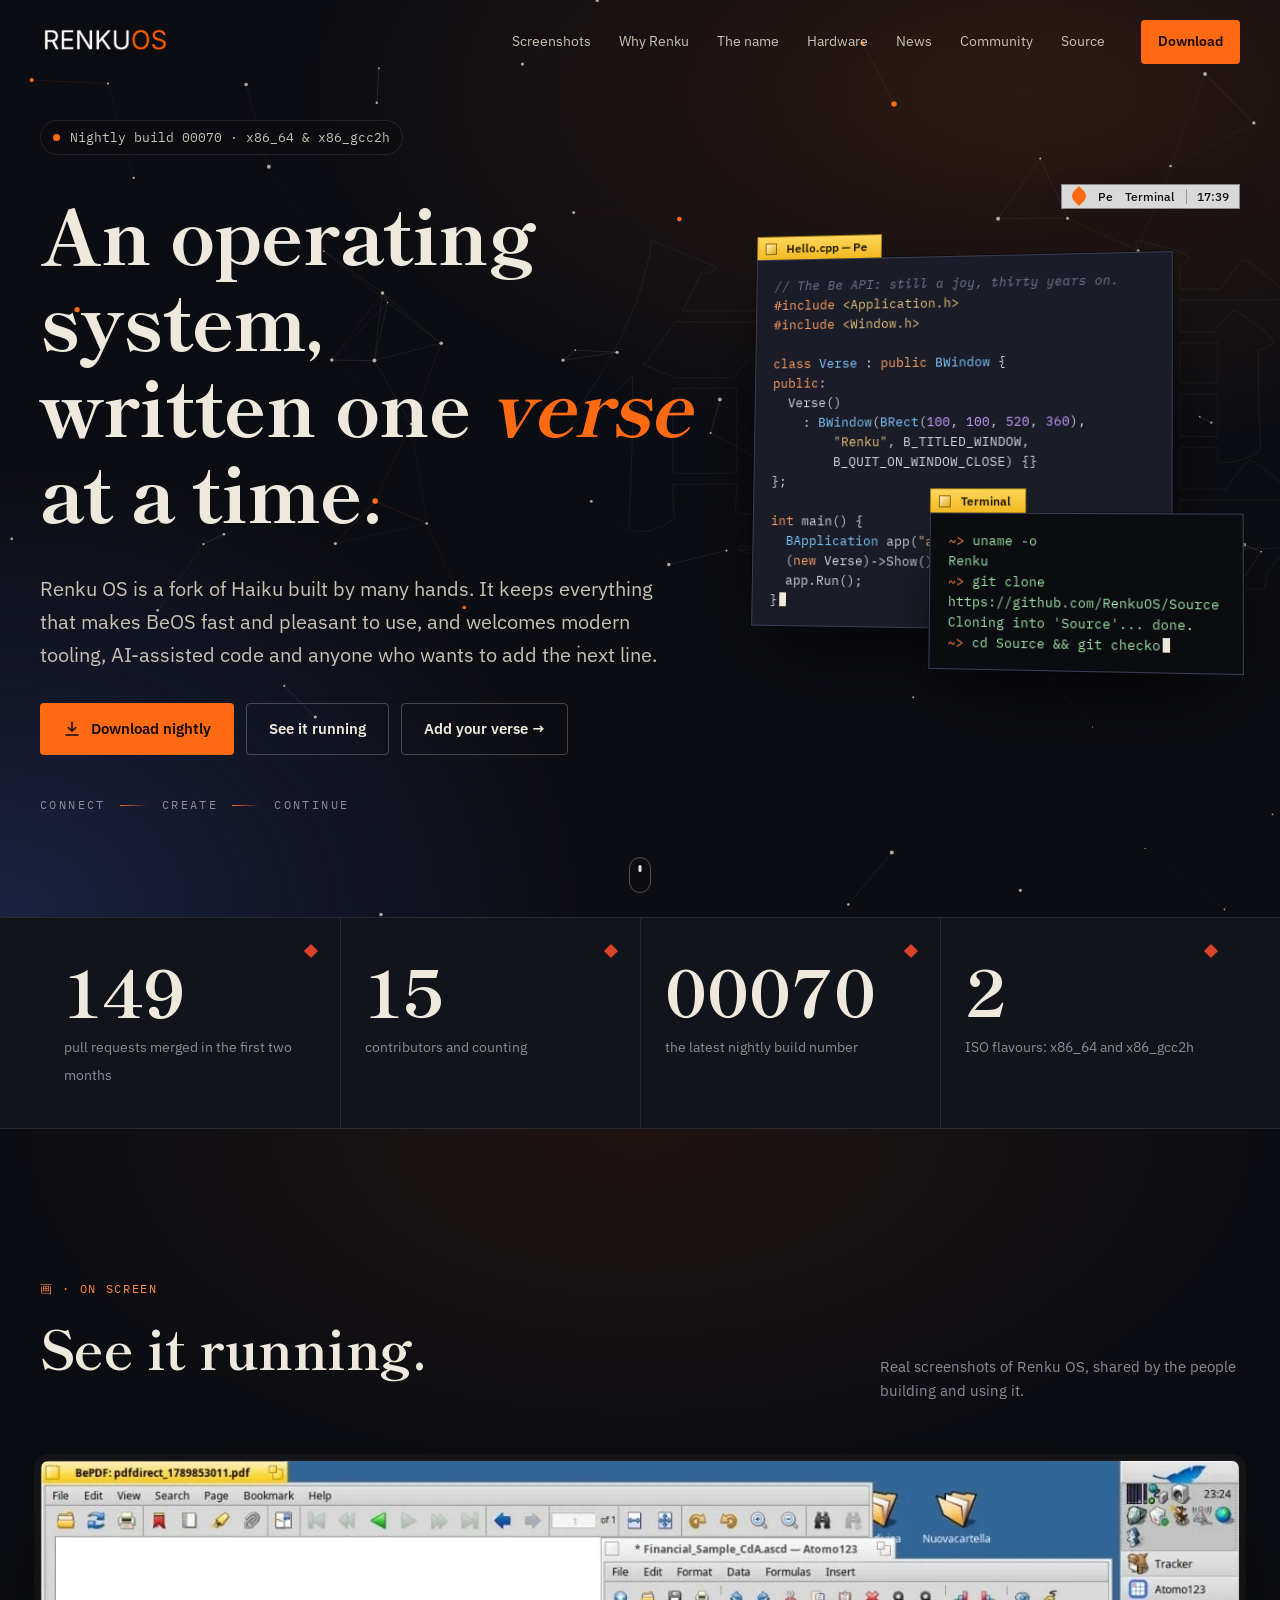
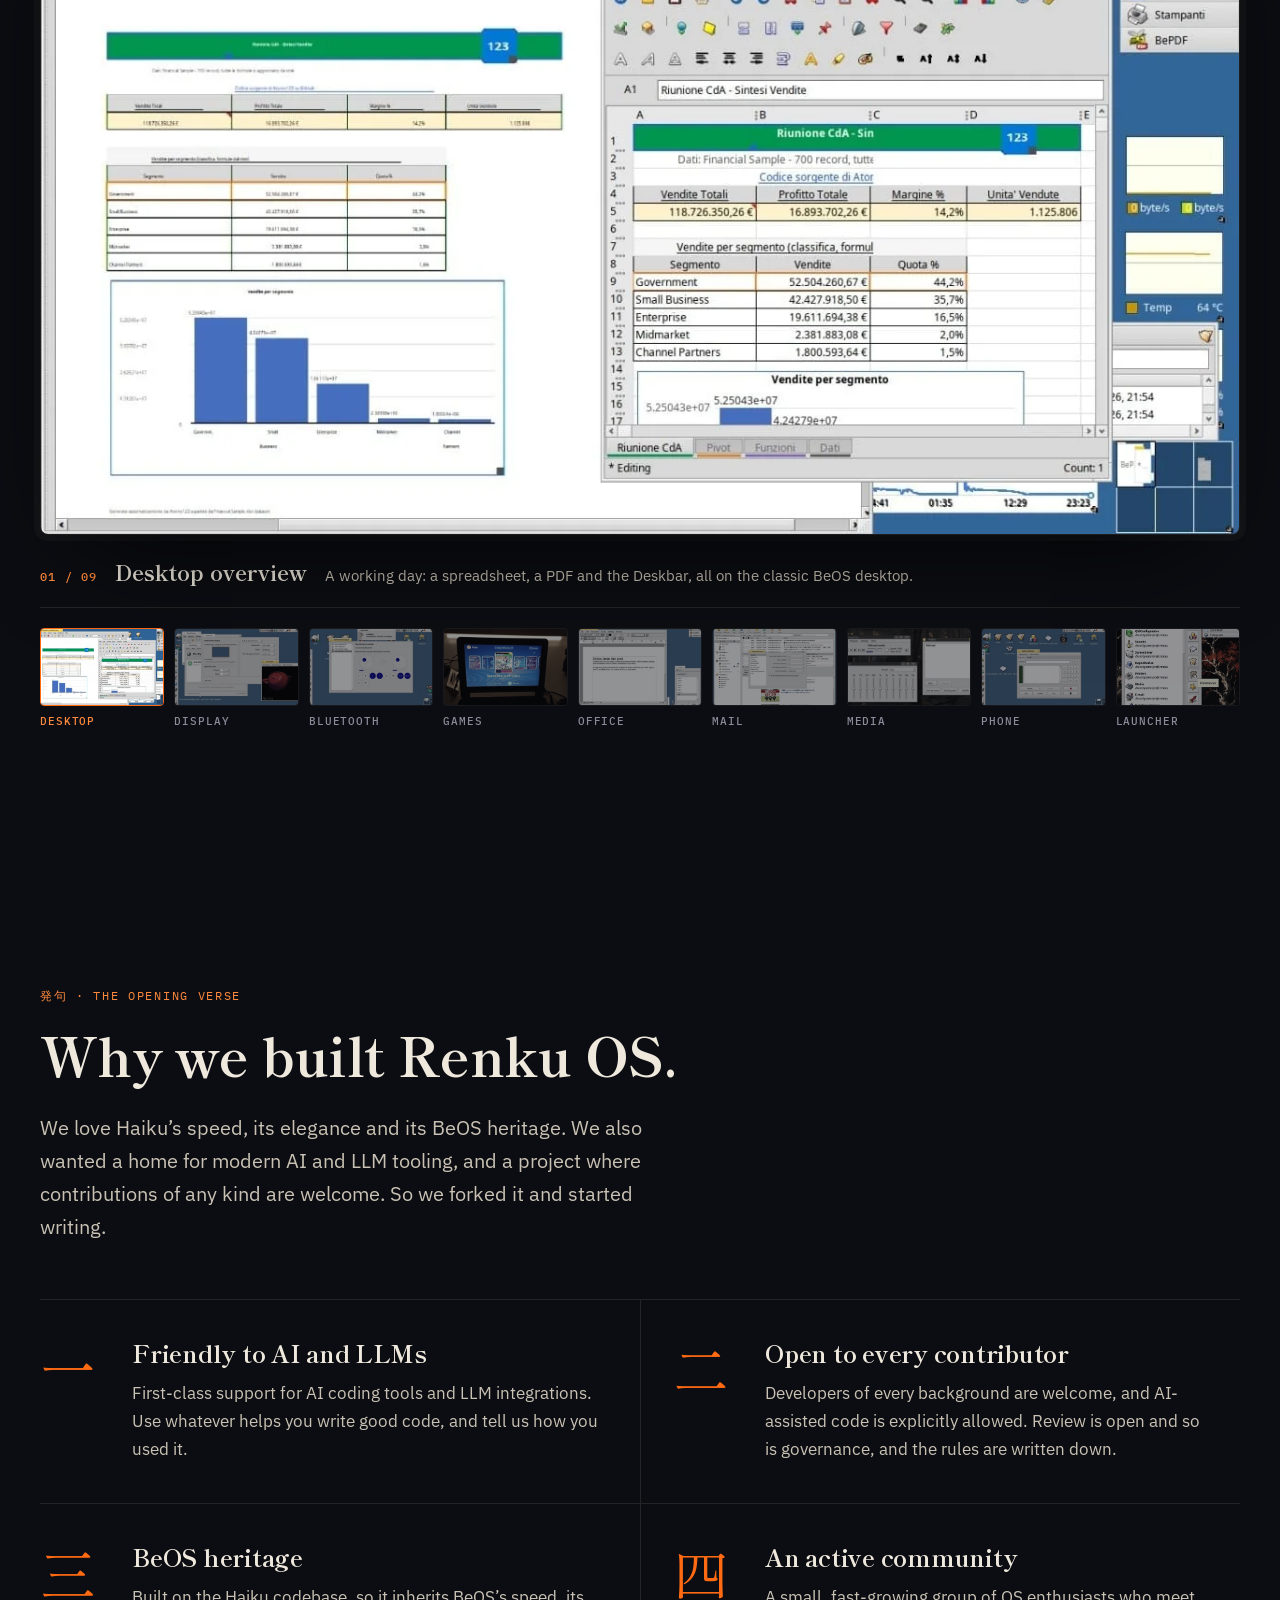
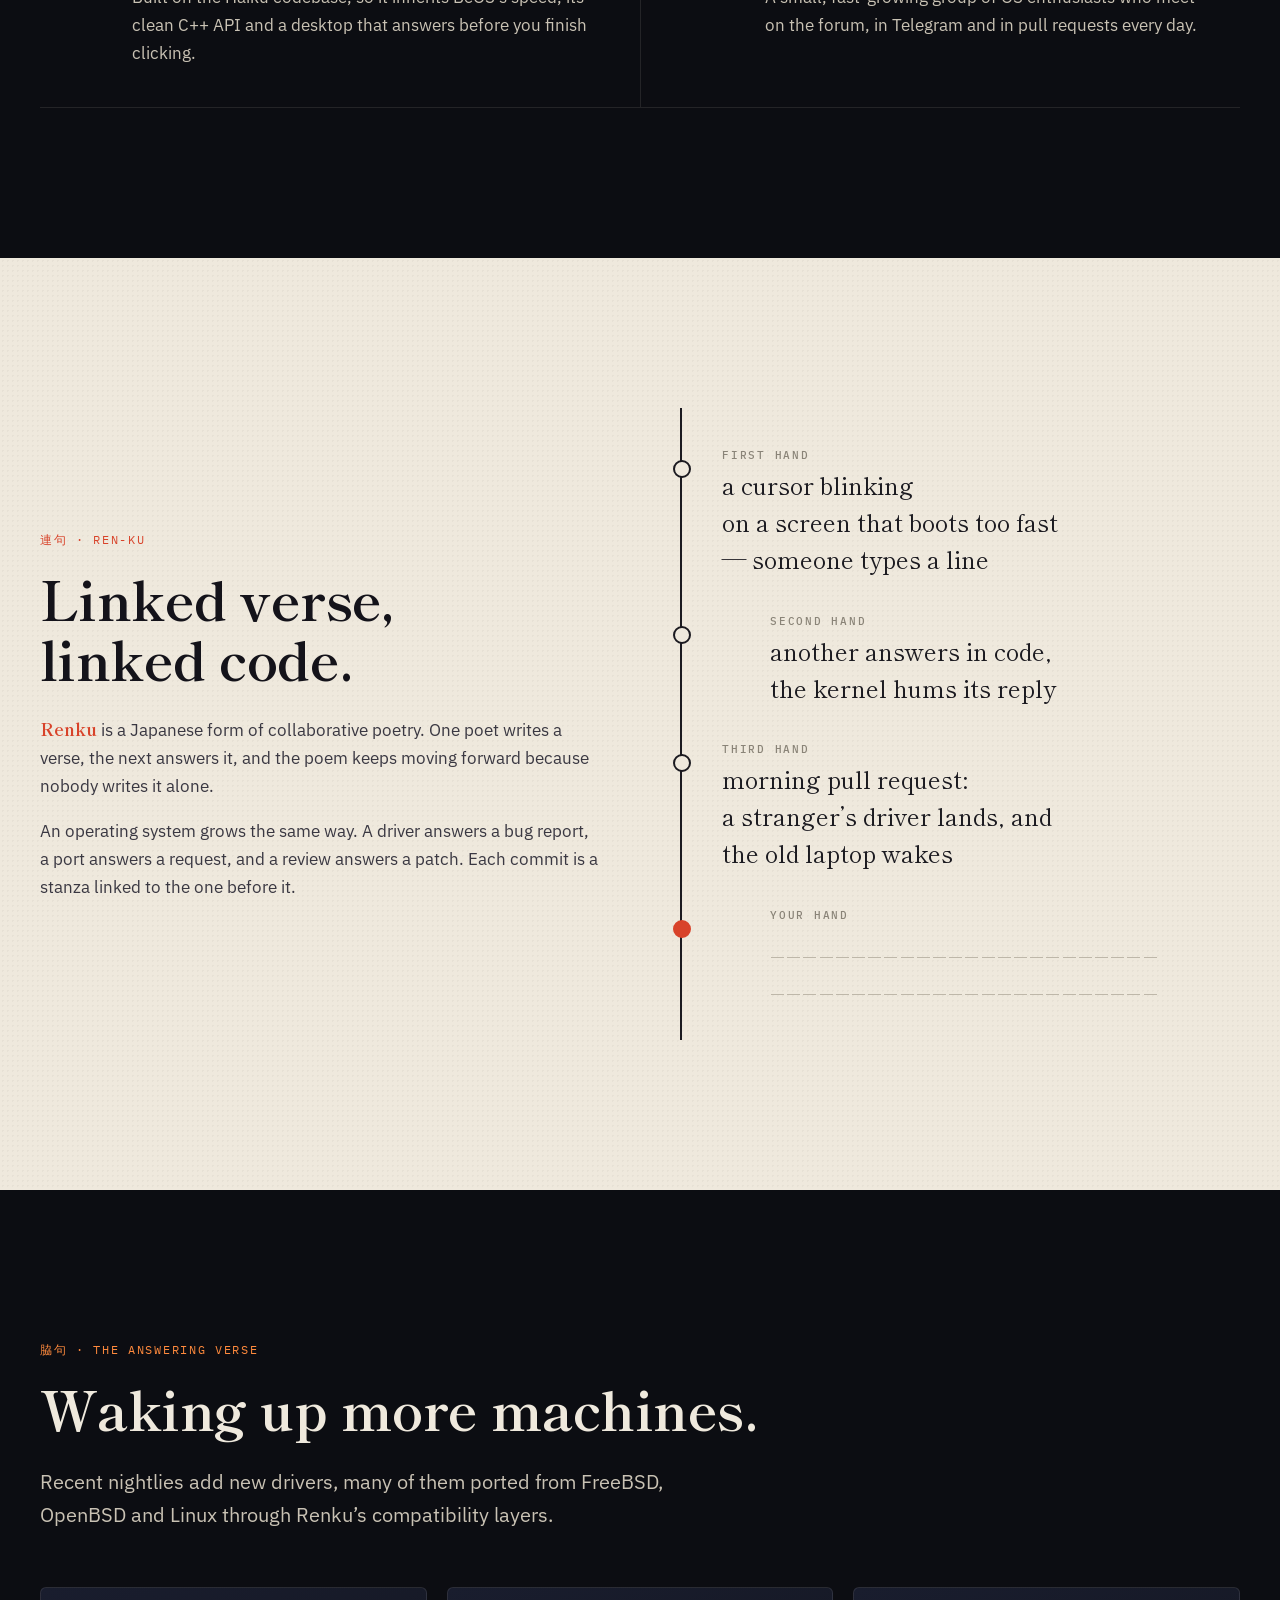
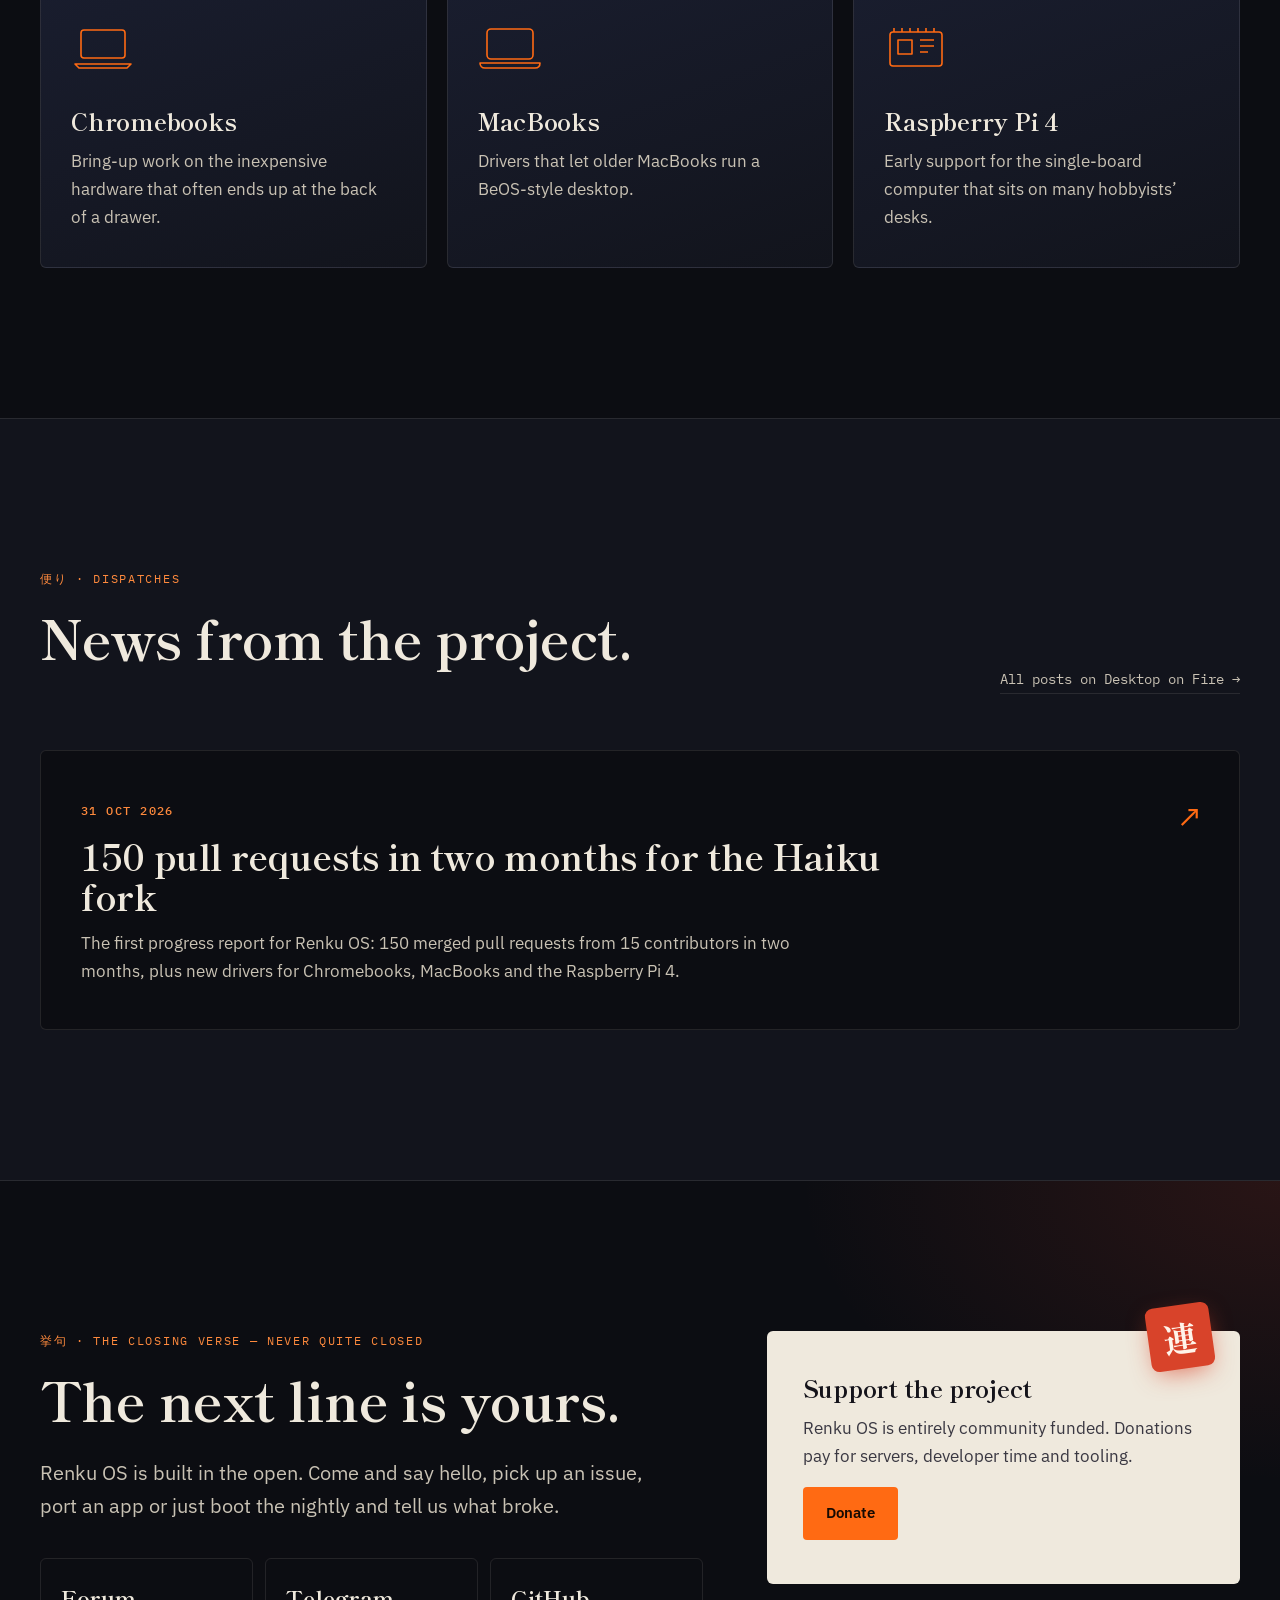
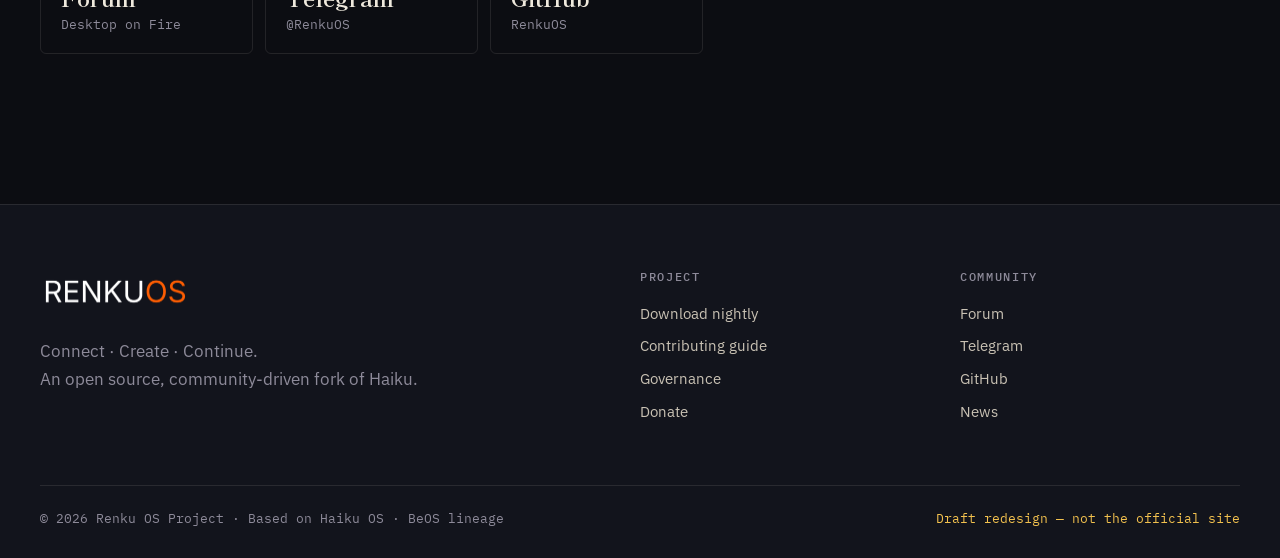
<file: index.html>
<!doctype html>
<html lang="en">
<head>
  <meta charset="utf-8">
  <meta name="viewport" content="width=device-width, initial-scale=1">
  <title>Renku OS — Connect · Create · Continue</title>
  <meta name="description" content="Renku OS is an open source operating system forked from Haiku, built in the open by many hands, with first-class room for AI-assisted development.">
  <meta name="theme-color" content="#0c0d12">
  <link rel="icon" href="assets/seal.svg" type="image/svg+xml">
  <link rel="preconnect" href="https://fonts.googleapis.com">
  <link rel="preconnect" href="https://fonts.gstatic.com" crossorigin>
  <link href="https://fonts.googleapis.com/css2?family=Shippori+Mincho:wght@500;700;800&family=IBM+Plex+Sans:wght@400;500;600&family=IBM+Plex+Mono:wght@400;500&display=swap" rel="stylesheet">
  <link rel="stylesheet" href="assets/style.css">
</head>
<body>
  <a class="skip" href="#main">Skip to content</a>

  <header class="site-header" id="top">
    <div class="wrap header-inner">
      <a class="brand" href="#top" aria-label="Renku OS home"><img src="assets/logo.png" alt="Renku OS" width="600" height="201"></a>
      <button class="menu-toggle" aria-expanded="false" aria-controls="site-nav">Menu</button>
      <nav id="site-nav" aria-label="Main">
        <a href="#screenshots">Screenshots</a>
        <a href="#verses">Why Renku</a>
        <a href="#name">The name</a>
        <a href="#hardware">Hardware</a>
        <a href="#dispatches">News</a>
        <a href="#community">Community</a>
        <a href="https://github.com/RenkuOS/Source">Source</a>
      </nav>
      <a class="btn btn-fire header-cta" href="https://github.com/RenkuOS/Source/releases/tag/nightly">Download</a>
    </div>
  </header>

  <main id="main">
    <!-- HERO -->
    <section class="hero">
      <canvas id="constellation" aria-hidden="true"></canvas>
      <div class="hero-kanji" aria-hidden="true">連句</div>
      <div class="wrap hero-grid">
        <div class="hero-copy">
          <p class="kicker"><span class="dot"></span>Nightly build 00070 · x86_64 &amp; x86_gcc2h</p>
          <h1>An operating system, written&nbsp;one&nbsp;<span class="ink-fire">verse</span> at a&nbsp;time.</h1>
          <p class="lead">Renku OS is a fork of Haiku built by many hands. It keeps everything that makes BeOS fast and pleasant to use, and welcomes modern tooling, AI-assisted code and anyone who wants to add the next line.</p>
          <div class="actions">
            <a class="btn btn-fire" href="https://github.com/RenkuOS/Source/releases/tag/nightly">
              <svg viewBox="0 0 24 24" aria-hidden="true"><path d="M12 3v12m0 0-5-5m5 5 5-5M4 20h16" /></svg>
              Download nightly
            </a>
            <a class="btn btn-ghost" href="#screenshots">See it running</a>
            <a class="btn btn-ghost" href="https://github.com/RenkuOS/PlanAndGovernance/blob/main/CONTRIBUTING.md">Add your verse →</a>
          </div>
          <p class="motto" aria-label="Connect, Create, Continue"><span>Connect</span><i></i><span>Create</span><i></i><span>Continue</span></p>
        </div>

        <!-- BeOS-style desktop vignette -->
        <div class="desk" aria-hidden="true">
          <div class="bwin bwin-editor">
            <div class="btab"><span class="bclose"></span>Hello.cpp — Pe</div>
            <pre class="bbody code"><span class="c">// The Be API: still a joy, thirty years on.</span>
<span class="k">#include</span> <span class="s">&lt;Application.h&gt;</span>
<span class="k">#include</span> <span class="s">&lt;Window.h&gt;</span>

<span class="k">class</span> <span class="t">Verse</span> : <span class="k">public</span> <span class="t">BWindow</span> {
<span class="k">public</span>:
  Verse()
    : <span class="t">BWindow</span>(<span class="t">BRect</span>(<span class="n">100</span>, <span class="n">100</span>, <span class="n">520</span>, <span class="n">360</span>),
        <span class="s">"Renku"</span>, B_TITLED_WINDOW,
        B_QUIT_ON_WINDOW_CLOSE) {}
};

<span class="k">int</span> main() {
  <span class="t">BApplication</span> app(<span class="s">"application/x-vnd.Renku-Verse"</span>);
  (<span class="k">new</span> Verse)-&gt;Show();
  app.Run();
}<span class="caret"></span></pre>
          </div>
          <div class="bwin bwin-term">
            <div class="btab"><span class="bclose"></span>Terminal</div>
            <pre class="bbody term" id="term"></pre>
          </div>
          <div class="deskbar">
            <span class="deskbar-leaf"></span>
            <span>Pe</span><span>Terminal</span><span class="clock" id="clock">12:00</span>
          </div>
        </div>
      </div>
      <a class="scroll-cue" href="#stats" aria-label="Scroll down"><span></span></a>
    </section>

    <!-- STATS / hanko seals -->
    <section class="stats" id="stats">
      <div class="wrap stats-grid">
        <div class="stat reveal"><b data-count="150">150</b><span>pull requests merged in the first two months</span></div>
        <div class="stat reveal"><b data-count="15">15</b><span>contributors and counting</span></div>
        <div class="stat reveal"><b data-count="70" data-pad="5">00070</b><span>the latest nightly build number</span></div>
        <div class="stat reveal"><b data-count="2">2</b><span>ISO flavours: x86_64 and x86_gcc2h</span></div>
      </div>
    </section>

    <!-- SCREENSHOTS -->
    <section class="gallery" id="screenshots">
      <div class="wrap">
        <header class="sec-head row reveal">
          <div>
            <p class="label">画 · On screen</p>
            <h2>See it running.</h2>
          </div>
          <p class="gallery-note">Real screenshots of Renku OS, shared by the people building and using it.</p>
        </header>

        <figure class="stage reveal">
          <button class="stage-frame" id="stage-open" aria-label="View full size">
            <img id="stage-img" src="assets/shots/desktop-1.webp" alt="Renku OS desktop with a spreadsheet, a PDF and the Deskbar" width="1280" height="719">
          </button>
          <figcaption>
            <span class="stage-count" id="stage-count">01 / 09</span>
            <b id="stage-title">Desktop overview</b>
            <span id="stage-desc">A working day: a spreadsheet, a PDF and the Deskbar, all on the classic BeOS desktop.</span>
          </figcaption>
        </figure>

        <ul class="thumbs" id="thumbs">
          <li><button aria-current="true" data-src="assets/shots/desktop-1.webp" data-w="1280" data-h="719" data-title="Desktop overview" data-desc="A working day: a spreadsheet, a PDF and the Deskbar, all on the classic BeOS desktop." data-alt="Renku OS desktop with a spreadsheet, a PDF and the Deskbar"><img src="assets/shots/desktop-1-thumb.webp" alt="" loading="lazy"><span>Desktop</span></button></li>
          <li><button data-src="assets/shots/display-settings.webp" data-w="1024" data-h="600" data-title="Display settings" data-desc="Screen preferences on an NVIDIA Tegra 2 machine, with GLTeapot spinning beside them." data-alt="Screen preferences and GLTeapot on Renku OS"><img src="assets/shots/display-settings-thumb.webp" alt="" loading="lazy"><span>Display</span></button></li>
          <li><button data-src="assets/shots/xbox-controller.webp" data-w="1024" data-h="600" data-title="Xbox controller via Bluetooth" data-desc="A wireless Xbox controller paired over Bluetooth, with live stick and button input." data-alt="Xbox Wireless Controller test window connected over Bluetooth"><img src="assets/shots/xbox-controller-thumb.webp" alt="" loading="lazy"><span>Bluetooth</span></button></li>
          <li><button data-src="assets/shots/games-snes.webp" data-w="1280" data-h="720" data-title="SNES game launcher" data-desc="A full-screen game launcher running on a small portable machine." data-alt="Photo of a small device showing a SNES game launcher"><img src="assets/shots/games-snes-thumb.webp" alt="" loading="lazy"><span>Games</span></button></li>
          <li><button data-src="assets/shots/gobe-productive-1.webp" data-w="906" data-h="604" data-title="GoBe Productive" data-desc="The classic BeOS office suite’s word processor, running on Renku." data-alt="GoBe Productive word processor"><img src="assets/shots/gobe-productive-1-thumb.webp" alt="" loading="lazy"><span>Office</span></button></li>
          <li><button data-src="assets/shots/email-views-neo.webp" data-w="1280" data-h="941" data-title="EmailViewsNeo" data-desc="A native mail client with folders, filters and preferences." data-alt="EmailViewsNeo mail client"><img src="assets/shots/email-views-neo-thumb.webp" alt="" loading="lazy"><span>Mail</span></button></li>
          <li><button data-src="assets/shots/powerplay.webp" data-w="1280" data-h="615" data-title="PowerPlay" data-desc="A skinnable media player with a playlist and a ten-band equalizer." data-alt="PowerPlay media player with equalizer and playlist"><img src="assets/shots/powerplay-thumb.webp" alt="" loading="lazy"><span>Media</span></button></li>
          <li><button data-src="assets/shots/haiku-softphone-2.webp" data-w="1024" data-h="600" data-title="Haiku Softphone" data-desc="A native SIP softphone sitting on the desktop." data-alt="Haiku Softphone on the Renku OS desktop"><img src="assets/shots/haiku-softphone-2-thumb.webp" alt="" loading="lazy"><span>Phone</span></button></li>
          <li><button data-src="assets/shots/desktop-5.webp" data-w="511" data-h="545" data-title="App launcher" data-desc="The Deskbar menu opening preferences, apps and Telegram." data-alt="Deskbar launcher menu on Renku OS"><img src="assets/shots/desktop-5-thumb.webp" alt="" loading="lazy"><span>Launcher</span></button></li>
        </ul>
      </div>
      <dialog class="lightbox" id="lightbox" aria-label="Screenshot">
        <form method="dialog"><button class="lb-close" aria-label="Close">×</button></form>
        <img id="lb-img" alt="">
      </dialog>
    </section>

    <!-- VERSES / features -->
    <section class="verses" id="verses">
      <div class="wrap">
        <header class="sec-head reveal">
          <p class="label">発句 · The opening verse</p>
          <h2>Why we built Renku&nbsp;OS.</h2>
          <p class="lead">We love Haiku’s speed, its elegance and its BeOS heritage. We also wanted a home for modern AI and LLM tooling, and a project where contributions of any kind are welcome. So we forked it and started writing.</p>
        </header>

        <ol class="verse-list">
          <li class="verse reveal">
            <span class="numeral">一</span>
            <div>
              <h3>Friendly to AI and LLMs</h3>
              <p>First-class support for AI coding tools and LLM integrations. Use whatever helps you write good code, and tell us how you used it.</p>
            </div>
          </li>
          <li class="verse reveal">
            <span class="numeral">二</span>
            <div>
              <h3>Open to every contributor</h3>
              <p>Developers of every background are welcome, and AI-assisted code is explicitly allowed. Review is open and so is governance, and the rules are written down.</p>
            </div>
          </li>
          <li class="verse reveal">
            <span class="numeral">三</span>
            <div>
              <h3>BeOS heritage</h3>
              <p>Built on the Haiku codebase, so it inherits BeOS’s speed, its clean C++ API and a desktop that answers before you finish clicking.</p>
            </div>
          </li>
          <li class="verse reveal">
            <span class="numeral">四</span>
            <div>
              <h3>An active community</h3>
              <p>A small, fast-growing group of OS enthusiasts who meet on the forum, in Telegram and in pull requests every day.</p>
            </div>
          </li>
        </ol>
      </div>
    </section>

    <!-- THE NAME -->
    <section class="name" id="name">
      <div class="wrap name-grid">
        <div class="name-copy reveal">
          <p class="label">連句 · ren-ku</p>
          <h2>Linked verse, linked&nbsp;code.</h2>
          <p><em>Renku</em> is a Japanese form of collaborative poetry. One poet writes a verse, the next answers it, and the poem keeps moving forward because nobody writes it alone.</p>
          <p>An operating system grows the same way. A driver answers a bug report, a port answers a request, and a review answers a patch. Each commit is a stanza linked to the one before it.</p>
        </div>
        <div class="scroll-poem reveal" aria-label="A linked verse">
          <div class="stanza"><span class="who">first hand</span><p>a cursor blinking<br>on a screen that boots too fast<br>— someone types a line</p></div>
          <div class="stanza indent"><span class="who">second hand</span><p>another answers in code,<br>the kernel hums its reply</p></div>
          <div class="stanza"><span class="who">third hand</span><p>morning pull request:<br>a stranger’s driver lands, and<br>the old laptop wakes</p></div>
          <div class="stanza indent"><span class="who">your hand</span><p class="blank">________________________<br>________________________</p></div>
        </div>
      </div>
    </section>

    <!-- HARDWARE -->
    <section class="hardware" id="hardware">
      <div class="wrap">
        <header class="sec-head reveal">
          <p class="label">脇句 · The answering verse</p>
          <h2>Waking up more machines.</h2>
          <p class="lead">Recent nightlies add new drivers, many of them ported from FreeBSD, OpenBSD and Linux through Renku’s compatibility layers.</p>
        </header>
        <div class="hw-grid">
          <article class="hw reveal">
            <svg viewBox="0 0 64 48" aria-hidden="true"><rect x="10" y="6" width="44" height="28" rx="3"/><path d="M4 40h56l-4 4H8z"/></svg>
            <h3>Chromebooks</h3>
            <p>Bring-up work on the inexpensive hardware that often ends up at the back of a drawer.</p>
          </article>
          <article class="hw reveal">
            <svg viewBox="0 0 64 48" aria-hidden="true"><rect x="9" y="5" width="46" height="30" rx="4"/><path d="M2 39h60c0 3-2 5-5 5H7c-3 0-5-2-5-5z"/></svg>
            <h3>MacBooks</h3>
            <p>Drivers that let older MacBooks run a BeOS-style desktop.</p>
          </article>
          <article class="hw reveal">
            <svg viewBox="0 0 64 48" aria-hidden="true"><rect x="6" y="8" width="52" height="34" rx="3"/><rect x="14" y="16" width="14" height="14"/><path d="M36 16h14M36 22h14M36 28h8M10 8V4M18 8V4M26 8V4M34 8V4M42 8V4M50 8V4"/></svg>
            <h3>Raspberry Pi 4</h3>
            <p>Early support for the single-board computer that sits on many hobbyists’ desks.</p>
          </article>
        </div>
      </div>
    </section>

    <!-- DISPATCHES -->
    <section class="dispatches" id="dispatches">
      <div class="wrap">
        <header class="sec-head row reveal">
          <div>
            <p class="label">便り · Dispatches</p>
            <h2>News from the project.</h2>
          </div>
          <a class="text-link" href="https://www.desktoponfire.com/category/renkuos/">All posts on Desktop on Fire →</a>
        </header>
        <a class="dispatch reveal" href="https://www.desktoponfire.com/renkuos/1035/renkuos-150-pull-requests-haiku-fork/">
          <time datetime="2026-10-31">31 Oct 2026</time>
          <h3>150 pull requests in two months for the Haiku fork</h3>
          <p>The first progress report for Renku OS: 150 merged pull requests from 15 contributors in two months, plus new drivers for Chromebooks, MacBooks and the Raspberry Pi 4.</p>
          <span class="arrow" aria-hidden="true">↗</span>
        </a>
      </div>
    </section>

    <!-- COMMUNITY + DONATE -->
    <section class="community" id="community">
      <div class="wrap community-grid">
        <div class="reveal">
          <p class="label">挙句 · The closing verse — never quite closed</p>
          <h2>The next line is&nbsp;yours.</h2>
          <p class="lead">Renku OS is built in the open. Come and say hello, pick up an issue, port an app or just boot the nightly and tell us what broke.</p>
          <div class="channels">
            <a href="https://forum.desktoponfire.com/t/renku-os" class="channel"><b>Forum</b><span>Desktop on Fire</span></a>
            <a href="https://t.me/RenkuOS" class="channel"><b>Telegram</b><span>@RenkuOS</span></a>
            <a href="https://github.com/RenkuOS" class="channel"><b>GitHub</b><span>RenkuOS</span></a>
          </div>
        </div>
        <aside class="donate reveal" id="donate">
          <div class="seal" aria-hidden="true">連</div>
          <h3>Support the project</h3>
          <p>Renku OS is entirely community funded. Donations pay for servers, developer time and tooling.</p>
          <a class="btn btn-fire" href="https://renkuos.org/#donate">Donate</a>
        </aside>
      </div>
    </section>
  </main>

  <footer class="site-footer">
    <div class="wrap footer-grid">
      <div>
        <img src="assets/logo.png" alt="Renku OS" class="footer-logo" width="600" height="201">
        <p class="muted">Connect · Create · Continue.<br>An open source, community-driven fork of Haiku.</p>
      </div>
      <nav aria-label="Project">
        <h4>Project</h4>
        <a href="https://github.com/RenkuOS/Source/releases/tag/nightly">Download nightly</a>
        <a href="https://github.com/RenkuOS/PlanAndGovernance/blob/main/CONTRIBUTING.md">Contributing guide</a>
        <a href="https://github.com/RenkuOS/PlanAndGovernance/blob/main/REVIEW.md">Governance</a>
        <a href="https://renkuos.org/#donate">Donate</a>
      </nav>
      <nav aria-label="Community">
        <h4>Community</h4>
        <a href="https://forum.desktoponfire.com/t/renku-os">Forum</a>
        <a href="https://t.me/RenkuOS">Telegram</a>
        <a href="https://github.com/RenkuOS">GitHub</a>
        <a href="https://www.desktoponfire.com/category/renkuos/">News</a>
      </nav>
    </div>
    <div class="wrap footer-base">
      <span>© 2026 Renku OS Project · Based on Haiku OS · BeOS lineage</span>
      <span class="draft-tag">Draft redesign — not the official site</span>
    </div>
  </footer>

  <script src="assets/site.js" defer></script>
</body>
</html>
</file>
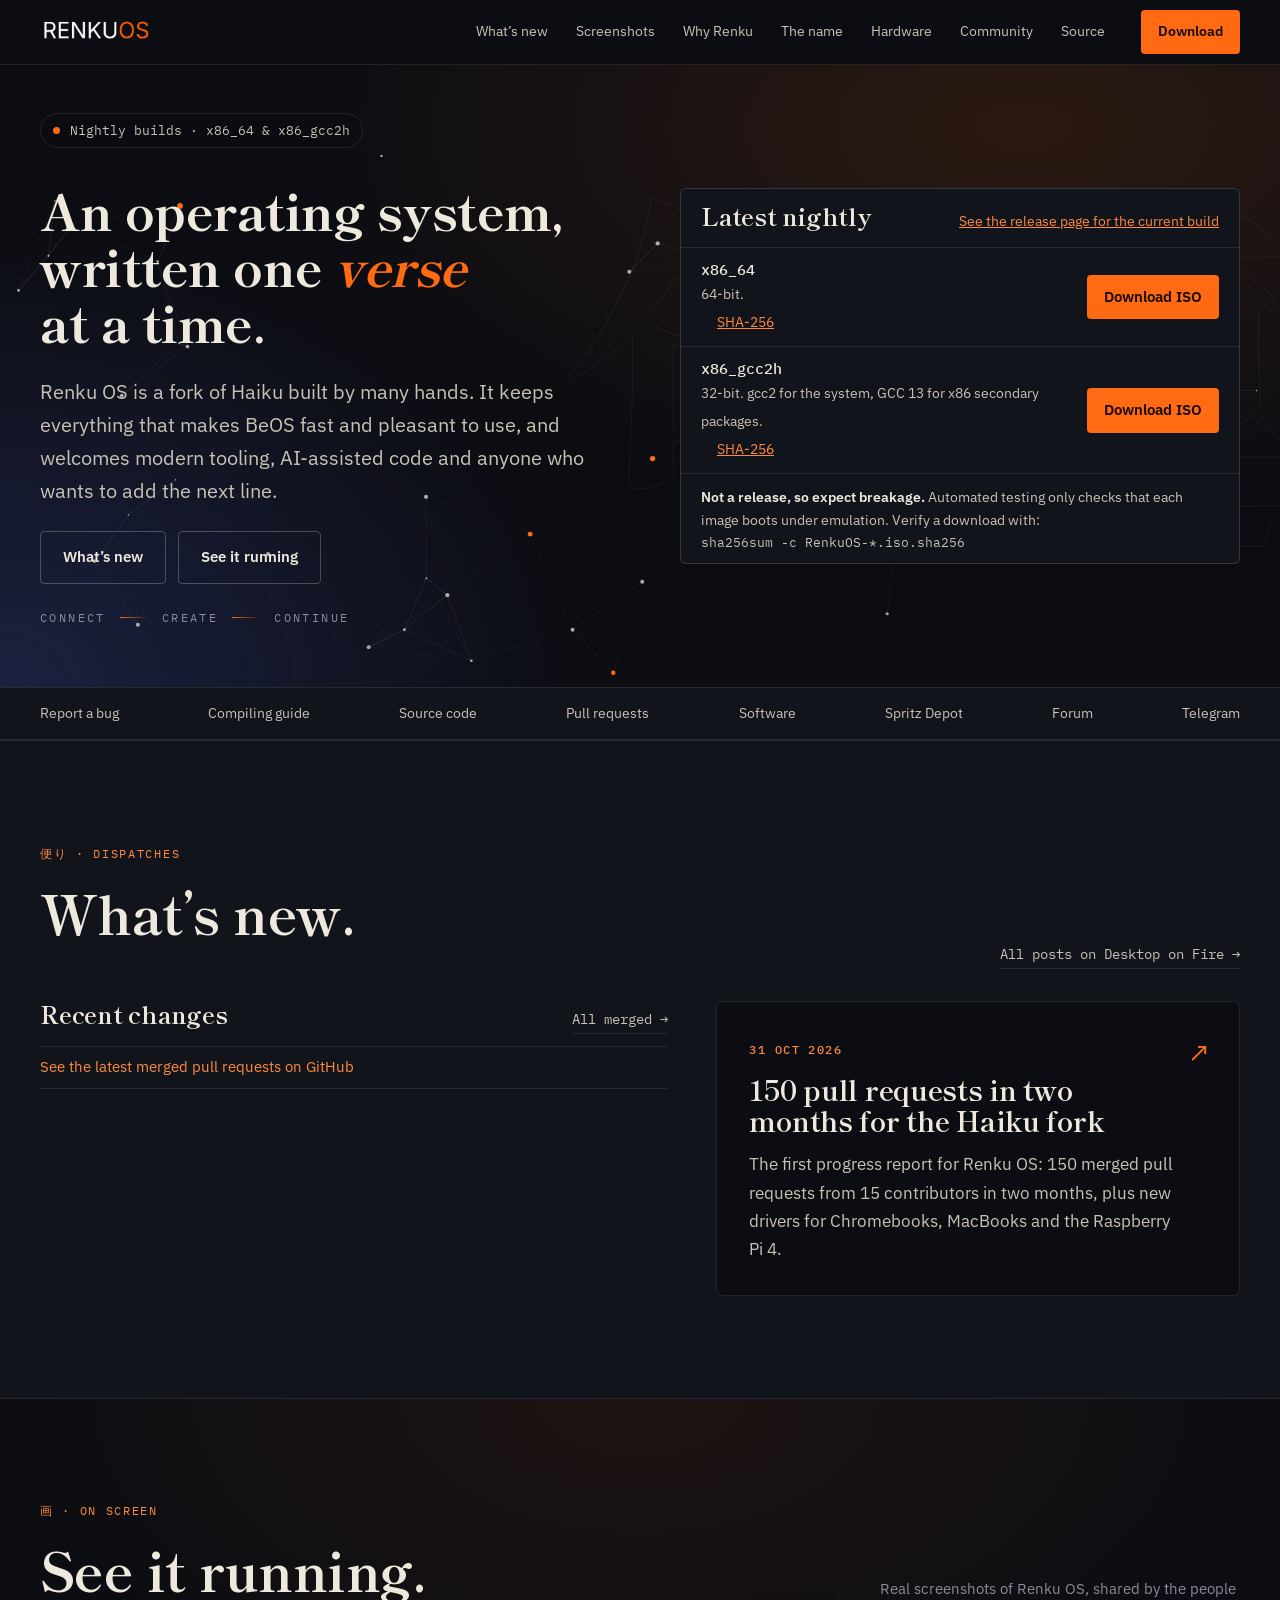
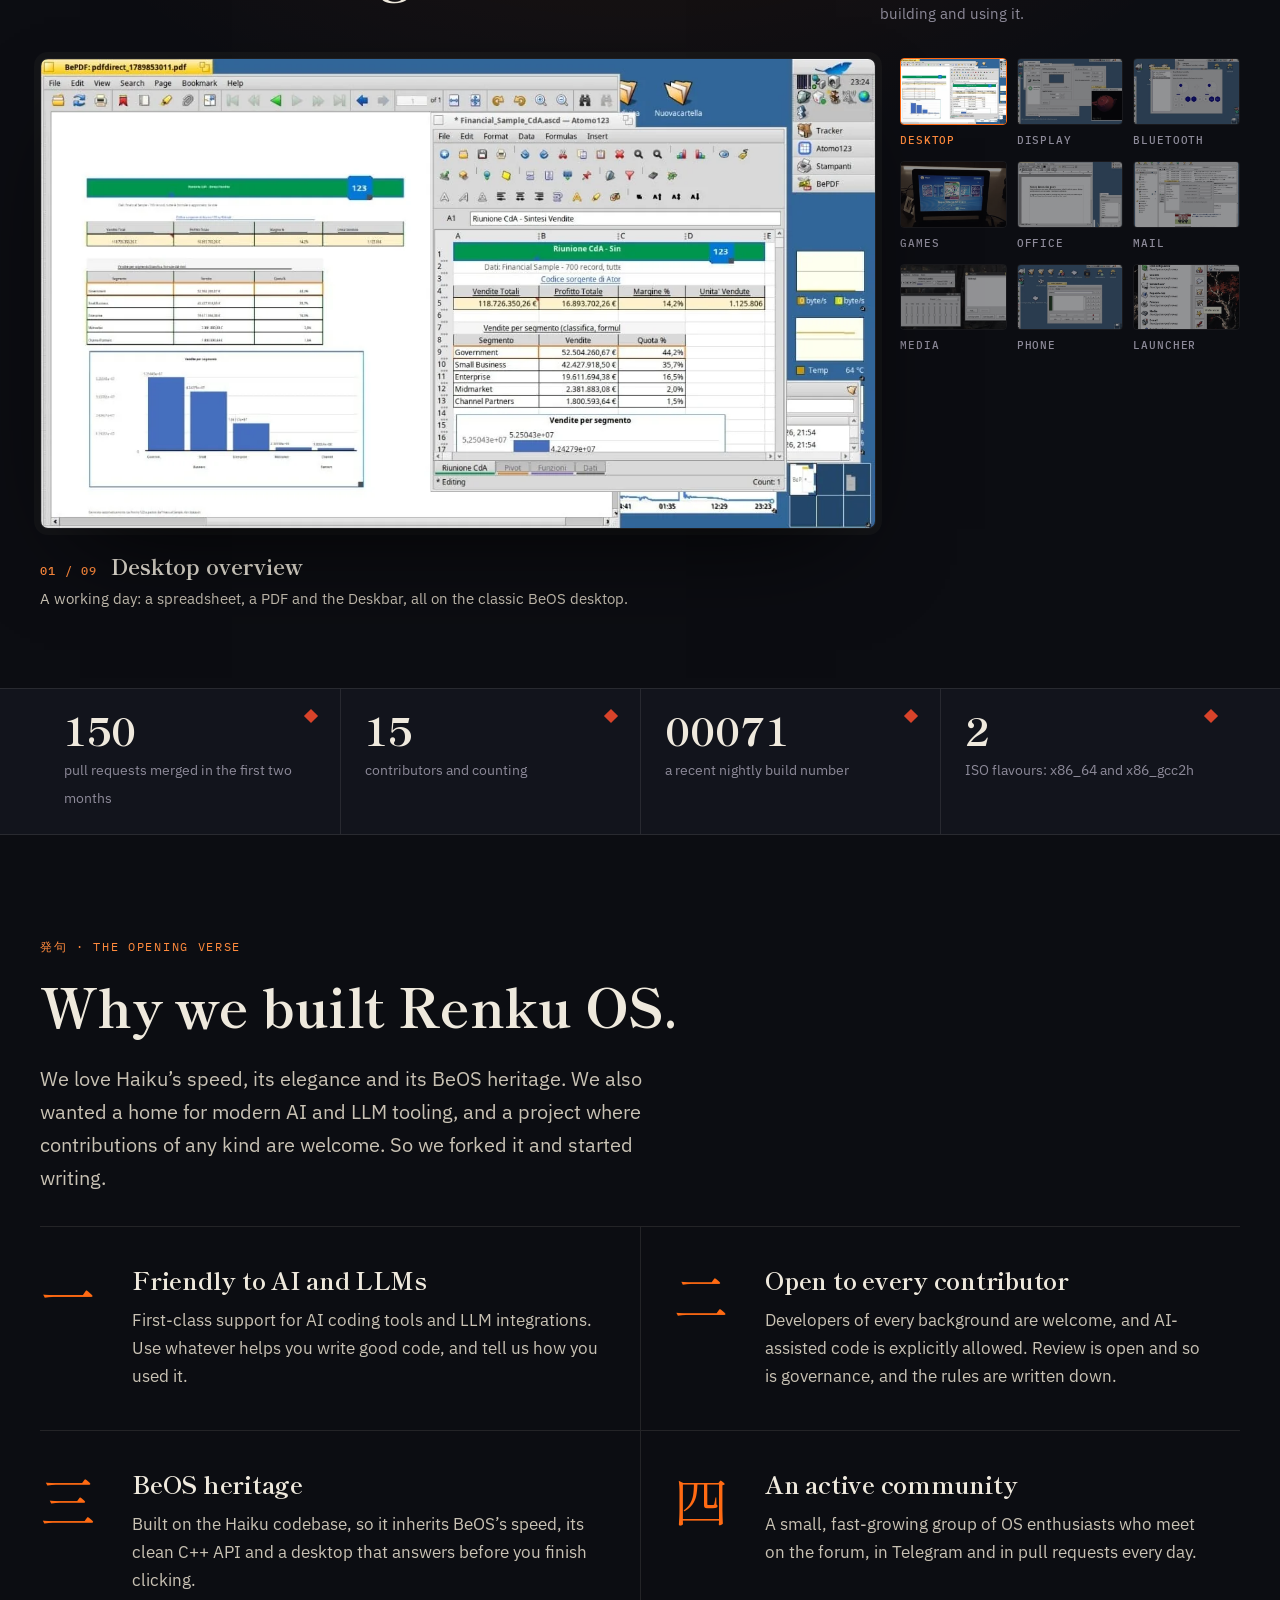
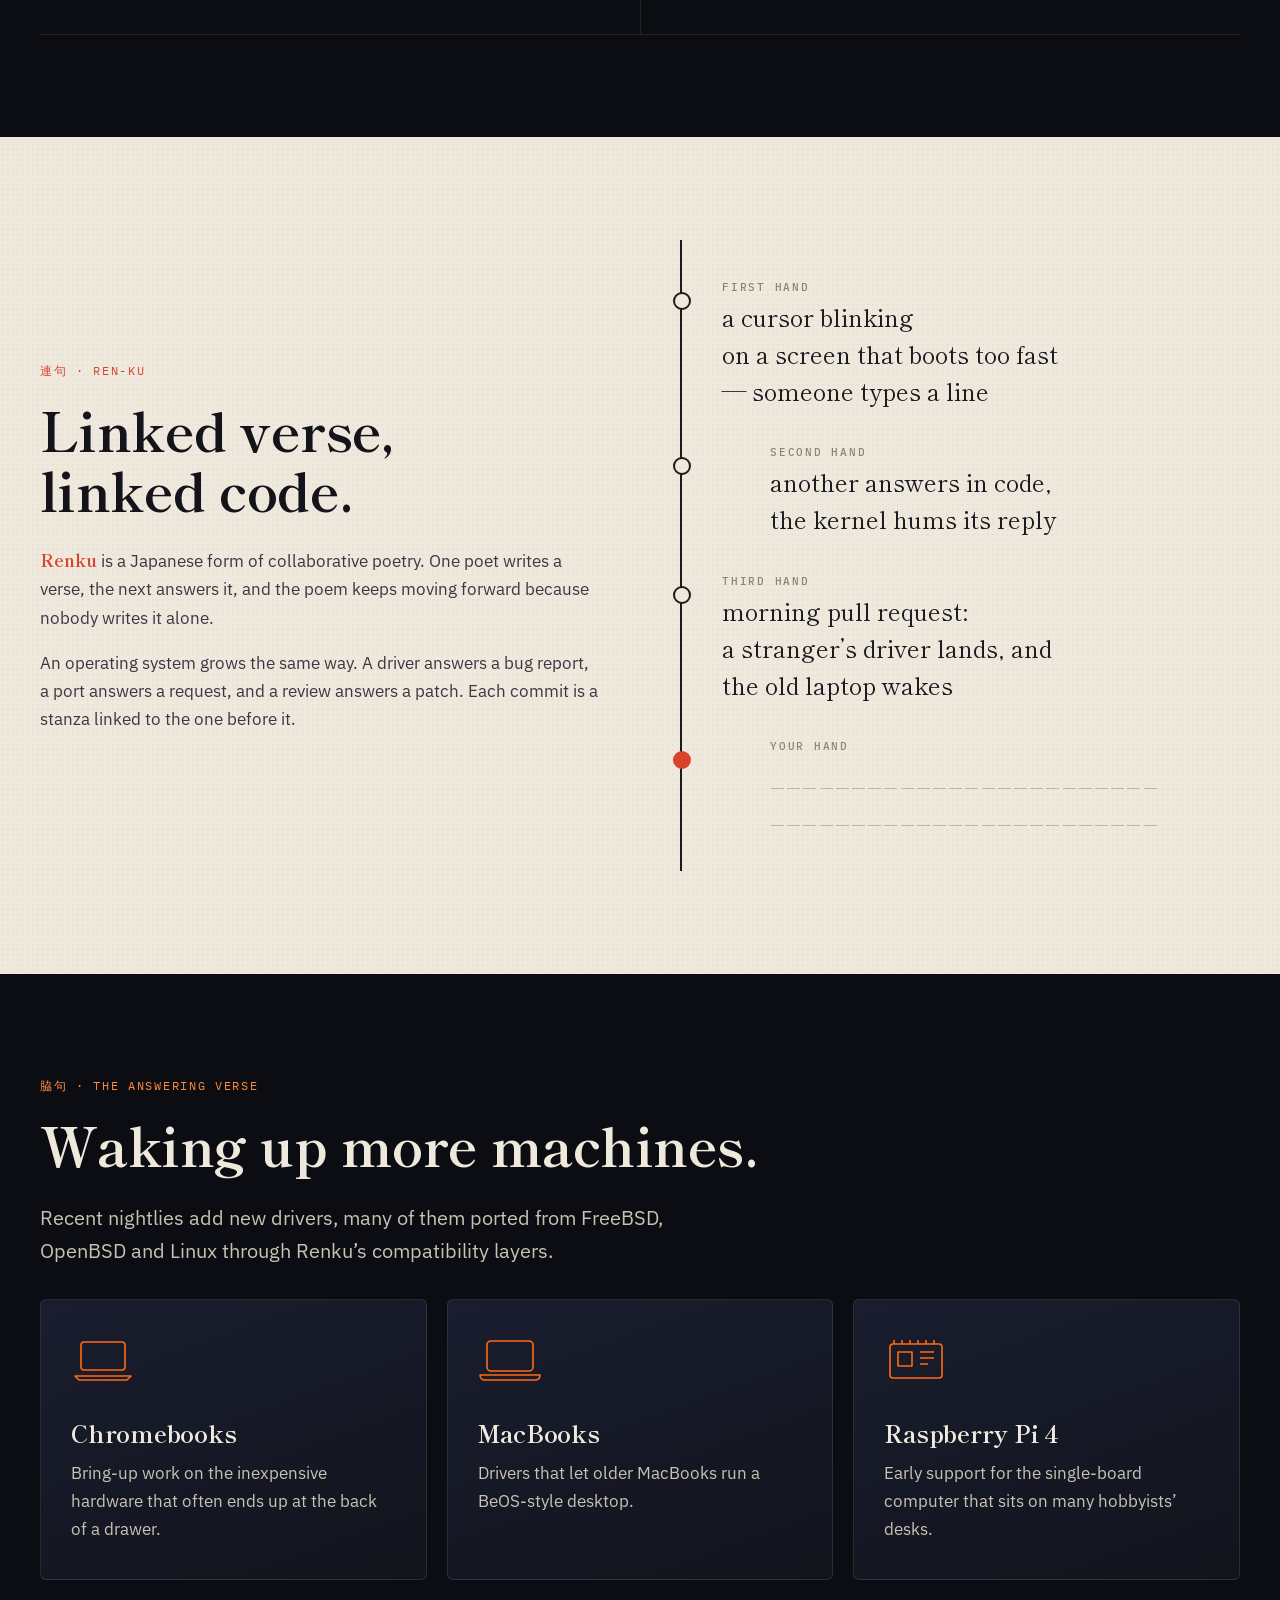
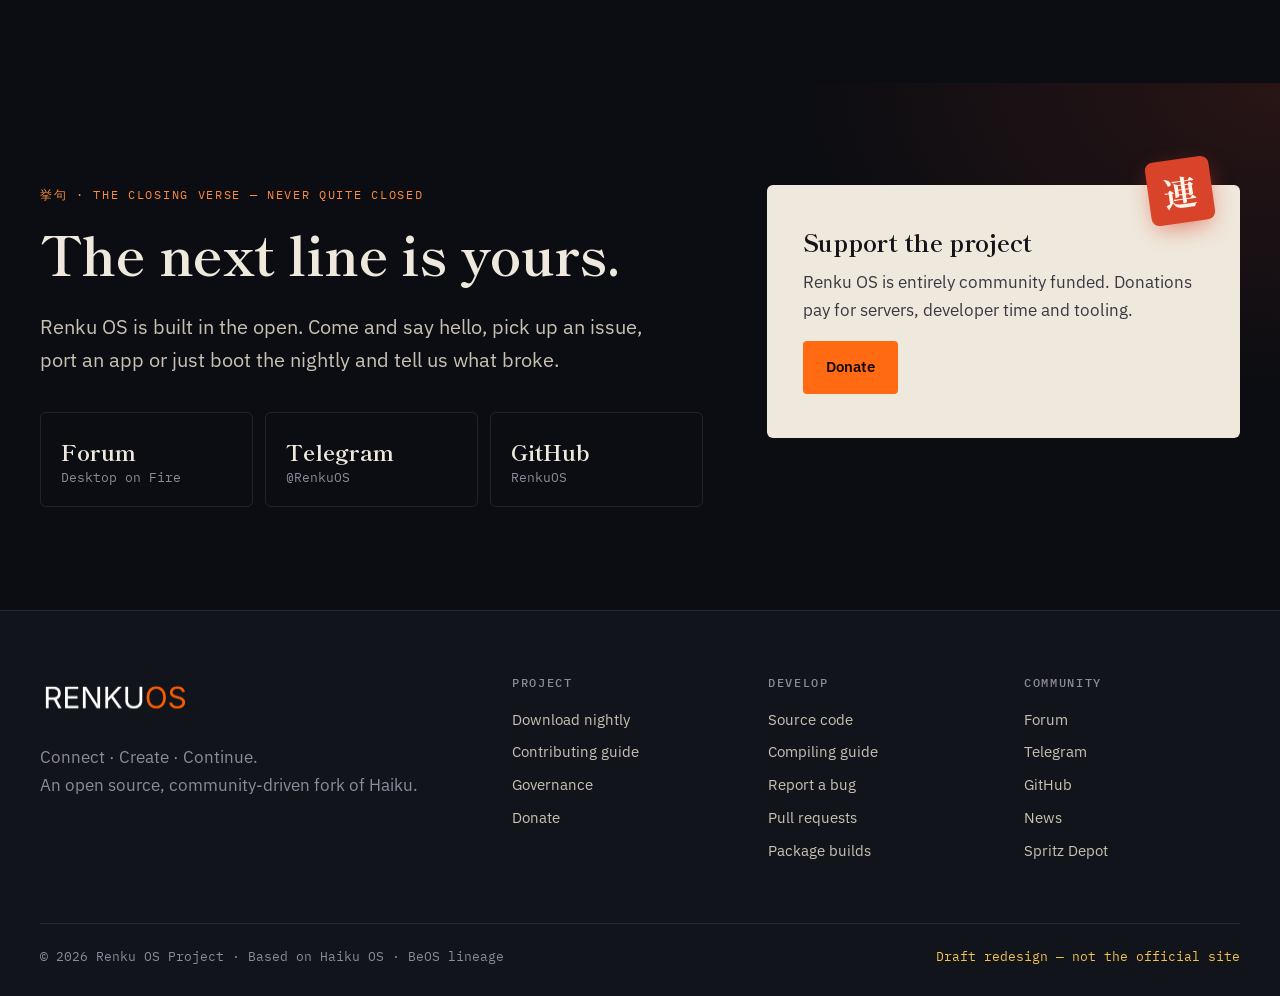
<file: v2/index.html>
<!doctype html>
<html lang="en">
<head>
  <meta charset="utf-8">
  <meta name="viewport" content="width=device-width, initial-scale=1">
  <title>Renku OS — Connect · Create · Continue</title>
  <meta name="description" content="Renku OS is an open source operating system forked from Haiku, built in the open by many hands, with first-class room for AI-assisted development.">
  <meta name="theme-color" content="#0c0d12">
  <link rel="icon" href="../assets/seal.svg" type="image/svg+xml">
  <link rel="preconnect" href="https://fonts.googleapis.com">
  <link rel="preconnect" href="https://fonts.gstatic.com" crossorigin>
  <link href="https://fonts.googleapis.com/css2?family=Shippori+Mincho:wght@500;700;800&family=IBM+Plex+Sans:wght@400;500;600&family=IBM+Plex+Mono:wght@400;500&display=swap" rel="stylesheet">
  <link rel="stylesheet" href="style.css?v=4">
</head>
<body>
  <a class="skip" href="#main">Skip to content</a>

  <header class="site-header" id="top">
    <div class="wrap header-inner">
      <a class="brand" href="#top" aria-label="Renku OS home"><img src="../assets/logo.png" alt="Renku OS" width="600" height="201"></a>
      <button class="menu-toggle" aria-expanded="false" aria-controls="site-nav">Menu</button>
      <nav id="site-nav" aria-label="Main">
        <a class="nav-download" href="#download">Download</a>
        <a href="#dispatches">What’s new</a>
        <a href="#screenshots">Screenshots</a>
        <a href="#verses">Why Renku</a>
        <a href="#name">The name</a>
        <a href="#hardware">Hardware</a>
        <a href="#community">Community</a>
        <a href="https://github.com/RenkuOS/Source">Source</a>
      </nav>
      <a class="btn btn-fire header-cta" href="#download">Download</a>
    </div>
  </header>

  <main id="main">
    <!-- HERO -->
    <section class="hero">
      <canvas id="constellation" aria-hidden="true"></canvas>
      <div class="hero-kanji" aria-hidden="true">連句</div>
      <div class="wrap hero-grid">
        <div class="hero-copy">
          <p class="kicker"><span class="dot"></span><span><span id="hero-build">Nightly builds</span> · x86_64 &amp; x86_gcc2h</span></p>
          <h1>An operating system, written&nbsp;one&nbsp;<span class="ink-fire">verse</span> at a&nbsp;time.</h1>
          <p class="lead">Renku OS is a fork of Haiku built by many hands. It keeps everything that makes BeOS fast and pleasant to use, and welcomes modern tooling, AI-assisted code and anyone who wants to add the next line.</p>
          <div class="actions">
            <a class="btn btn-ghost" href="#dispatches">What’s new</a>
            <a class="btn btn-ghost" href="#screenshots">See it running</a>
          </div>
          <p class="motto" aria-label="Connect, Create, Continue"><span>Connect</span><i></i><span>Create</span><i></i><span>Continue</span></p>
        </div>
        <div id="download" class="panel">
          <div class="panel-head">
            <h2>Latest nightly</h2>
            <p class="meta" id="build-meta"><a href="https://github.com/RenkuOS/Source/releases/tag/nightly">See the release page for the current build</a></p>
          </div>
          <ul class="downloads">
            <li data-arch="x86_64">
              <div class="arch"><b>x86_64</b><span>64-bit.</span></div>
              <span class="size"></span>
              <a class="sum" href="https://github.com/RenkuOS/Source/releases/tag/nightly">SHA-256</a>
              <a class="btn btn-fire" href="https://github.com/RenkuOS/Source/releases/tag/nightly">Download ISO</a>
            </li>
            <li data-arch="x86_gcc2h">
              <div class="arch"><b>x86_gcc2h</b><span>32-bit. gcc2 for the system, GCC 13 for x86 secondary packages.</span></div>
              <span class="size"></span>
              <a class="sum" href="https://github.com/RenkuOS/Source/releases/tag/nightly">SHA-256</a>
              <a class="btn btn-fire" href="https://github.com/RenkuOS/Source/releases/tag/nightly">Download ISO</a>
            </li>
          </ul>
          <p class="panel-foot"><b>Not a release, so expect breakage.</b> Automated testing only checks that each image boots under emulation. Verify a download with: <code>sha256sum -c RenkuOS-*.iso.sha256</code></p>
        </div>
      </div>
    </section>

    <!-- QUICK LINKS -->
    <nav class="quick" aria-label="Quick links">
      <div class="wrap quick-inner">
        <a href="https://github.com/RenkuOS/Source/issues">Report a bug</a>
        <a href="https://github.com/RenkuOS/Source/blob/main/ReadMe.Compiling.md">Compiling guide</a>
        <a href="https://github.com/RenkuOS/Source">Source code</a>
        <a href="https://github.com/RenkuOS/Source/pulls">Pull requests</a>
        <a href="https://renkuos.org/software">Software</a>
        <a href="https://spritzdepot.desktoponfire.com/">Spritz Depot</a>
        <a href="https://forum.desktoponfire.com/t/renku-os">Forum</a>
        <a href="https://t.me/RenkuOS">Telegram</a>
      </div>
    </nav>

    <!-- DISPATCHES -->
    <section class="dispatches" id="dispatches">
      <div class="wrap">
        <header class="sec-head row">
          <div>
            <p class="label">便り · Dispatches</p>
            <h2>What’s new.</h2>
          </div>
          <a class="text-link" href="https://www.desktoponfire.com/category/renkuos/">All posts on Desktop on Fire →</a>
        </header>
        <div class="news-grid">
          <div>
            <div class="changes-head"><h3>Recent changes</h3><a class="text-link" href="https://github.com/RenkuOS/Source/pulls?q=is%3Apr+is%3Amerged+sort%3Aupdated-desc">All merged →</a></div>
            <ul class="rows" id="changes-list">
              <li><a href="https://github.com/RenkuOS/Source/pulls?q=is%3Apr+is%3Amerged+sort%3Aupdated-desc">See the latest merged pull requests on GitHub</a></li>
            </ul>
          </div>
          <a class="dispatch" href="https://www.desktoponfire.com/renkuos/1035/renkuos-150-pull-requests-haiku-fork/">
          <time datetime="2026-10-31">31 Oct 2026</time>
          <h3>150 pull requests in two months for the Haiku fork</h3>
          <p>The first progress report for Renku OS: 150 merged pull requests from 15 contributors in two months, plus new drivers for Chromebooks, MacBooks and the Raspberry Pi 4.</p>
          <span class="arrow" aria-hidden="true">↗</span>
        </a>
        </div>
      </div>
    </section>

    <!-- SCREENSHOTS -->
    <section class="gallery" id="screenshots">
      <div class="wrap">
        <header class="sec-head row">
          <div>
            <p class="label">画 · On screen</p>
            <h2>See it running.</h2>
          </div>
          <p class="gallery-note">Real screenshots of Renku OS, shared by the people building and using it.</p>
        </header>

        <div class="gallery-body">
        <figure class="stage">
          <button class="stage-frame" id="stage-open" aria-label="View full size">
            <img id="stage-img" src="../assets/shots/desktop-1.webp" alt="Renku OS desktop with a spreadsheet, a PDF and the Deskbar" width="1280" height="719">
          </button>
          <figcaption>
            <span class="stage-count" id="stage-count">01 / 09</span>
            <b id="stage-title">Desktop overview</b>
            <span id="stage-desc">A working day: a spreadsheet, a PDF and the Deskbar, all on the classic BeOS desktop.</span>
          </figcaption>
        </figure>

        <ul class="thumbs" id="thumbs">
          <li><button aria-current="true" data-src="../assets/shots/desktop-1.webp" data-w="1280" data-h="719" data-title="Desktop overview" data-desc="A working day: a spreadsheet, a PDF and the Deskbar, all on the classic BeOS desktop." data-alt="Renku OS desktop with a spreadsheet, a PDF and the Deskbar"><img src="../assets/shots/desktop-1-thumb.webp" alt="" loading="lazy"><span>Desktop</span></button></li>
          <li><button data-src="../assets/shots/display-settings.webp" data-w="1024" data-h="600" data-title="Display settings" data-desc="Screen preferences on an NVIDIA Tegra 2 machine, with GLTeapot spinning beside them." data-alt="Screen preferences and GLTeapot on Renku OS"><img src="../assets/shots/display-settings-thumb.webp" alt="" loading="lazy"><span>Display</span></button></li>
          <li><button data-src="../assets/shots/xbox-controller.webp" data-w="1024" data-h="600" data-title="Xbox controller via Bluetooth" data-desc="A wireless Xbox controller paired over Bluetooth, with live stick and button input." data-alt="Xbox Wireless Controller test window connected over Bluetooth"><img src="../assets/shots/xbox-controller-thumb.webp" alt="" loading="lazy"><span>Bluetooth</span></button></li>
          <li><button data-src="../assets/shots/games-snes.webp" data-w="1280" data-h="720" data-title="SNES game launcher" data-desc="A full-screen game launcher running on a small portable machine." data-alt="Photo of a small device showing a SNES game launcher"><img src="../assets/shots/games-snes-thumb.webp" alt="" loading="lazy"><span>Games</span></button></li>
          <li><button data-src="../assets/shots/gobe-productive-1.webp" data-w="906" data-h="604" data-title="GoBe Productive" data-desc="The classic BeOS office suite’s word processor, running on Renku." data-alt="GoBe Productive word processor"><img src="../assets/shots/gobe-productive-1-thumb.webp" alt="" loading="lazy"><span>Office</span></button></li>
          <li><button data-src="../assets/shots/email-views-neo.webp" data-w="1280" data-h="941" data-title="EmailViewsNeo" data-desc="A native mail client with folders, filters and preferences." data-alt="EmailViewsNeo mail client"><img src="../assets/shots/email-views-neo-thumb.webp" alt="" loading="lazy"><span>Mail</span></button></li>
          <li><button data-src="../assets/shots/powerplay.webp" data-w="1280" data-h="615" data-title="PowerPlay" data-desc="A skinnable media player with a playlist and a ten-band equalizer." data-alt="PowerPlay media player with equalizer and playlist"><img src="../assets/shots/powerplay-thumb.webp" alt="" loading="lazy"><span>Media</span></button></li>
          <li><button data-src="../assets/shots/haiku-softphone-2.webp" data-w="1024" data-h="600" data-title="Haiku Softphone" data-desc="A native SIP softphone sitting on the desktop." data-alt="Haiku Softphone on the Renku OS desktop"><img src="../assets/shots/haiku-softphone-2-thumb.webp" alt="" loading="lazy"><span>Phone</span></button></li>
          <li><button data-src="../assets/shots/desktop-5.webp" data-w="511" data-h="545" data-title="App launcher" data-desc="The Deskbar menu opening preferences, apps and Telegram." data-alt="Deskbar launcher menu on Renku OS"><img src="../assets/shots/desktop-5-thumb.webp" alt="" loading="lazy"><span>Launcher</span></button></li>
        </ul>
        </div>
      </div>
      <dialog class="lightbox" id="lightbox" aria-label="Screenshot">
        <form method="dialog"><button class="lb-close" aria-label="Close">×</button></form>
        <img id="lb-img" alt="">
      </dialog>
    </section>

    <!-- STATS / hanko seals -->
    <section class="stats" id="stats">
      <div class="wrap stats-grid">
        <div class="stat"><b>150</b><span>pull requests merged in the first two months</span></div>
        <div class="stat"><b>15</b><span>contributors and counting</span></div>
        <div class="stat"><b id="stat-build">00071</b><span id="stat-build-label">a recent nightly build number</span></div>
        <div class="stat"><b>2</b><span>ISO flavours: x86_64 and x86_gcc2h</span></div>
      </div>
    </section>

    <!-- VERSES / features -->
    <section class="verses" id="verses">
      <div class="wrap">
        <header class="sec-head">
          <p class="label">発句 · The opening verse</p>
          <h2>Why we built Renku&nbsp;OS.</h2>
          <p class="lead">We love Haiku’s speed, its elegance and its BeOS heritage. We also wanted a home for modern AI and LLM tooling, and a project where contributions of any kind are welcome. So we forked it and started writing.</p>
        </header>

        <ol class="verse-list">
          <li class="verse">
            <span class="numeral">一</span>
            <div>
              <h3>Friendly to AI and LLMs</h3>
              <p>First-class support for AI coding tools and LLM integrations. Use whatever helps you write good code, and tell us how you used it.</p>
            </div>
          </li>
          <li class="verse">
            <span class="numeral">二</span>
            <div>
              <h3>Open to every contributor</h3>
              <p>Developers of every background are welcome, and AI-assisted code is explicitly allowed. Review is open and so is governance, and the rules are written down.</p>
            </div>
          </li>
          <li class="verse">
            <span class="numeral">三</span>
            <div>
              <h3>BeOS heritage</h3>
              <p>Built on the Haiku codebase, so it inherits BeOS’s speed, its clean C++ API and a desktop that answers before you finish clicking.</p>
            </div>
          </li>
          <li class="verse">
            <span class="numeral">四</span>
            <div>
              <h3>An active community</h3>
              <p>A small, fast-growing group of OS enthusiasts who meet on the forum, in Telegram and in pull requests every day.</p>
            </div>
          </li>
        </ol>
      </div>
    </section>

    <!-- THE NAME -->
    <section class="name" id="name">
      <div class="wrap name-grid">
        <div class="name-copy">
          <p class="label">連句 · ren-ku</p>
          <h2>Linked verse, linked&nbsp;code.</h2>
          <p><em>Renku</em> is a Japanese form of collaborative poetry. One poet writes a verse, the next answers it, and the poem keeps moving forward because nobody writes it alone.</p>
          <p>An operating system grows the same way. A driver answers a bug report, a port answers a request, and a review answers a patch. Each commit is a stanza linked to the one before it.</p>
        </div>
        <div class="scroll-poem" aria-label="A linked verse">
          <div class="stanza"><span class="who">first hand</span><p>a cursor blinking<br>on a screen that boots too fast<br>— someone types a line</p></div>
          <div class="stanza indent"><span class="who">second hand</span><p>another answers in code,<br>the kernel hums its reply</p></div>
          <div class="stanza"><span class="who">third hand</span><p>morning pull request:<br>a stranger’s driver lands, and<br>the old laptop wakes</p></div>
          <div class="stanza indent"><span class="who">your hand</span><p class="blank">________________________<br>________________________</p></div>
        </div>
      </div>
    </section>

    <!-- HARDWARE -->
    <section class="hardware" id="hardware">
      <div class="wrap">
        <header class="sec-head">
          <p class="label">脇句 · The answering verse</p>
          <h2>Waking up more machines.</h2>
          <p class="lead">Recent nightlies add new drivers, many of them ported from FreeBSD, OpenBSD and Linux through Renku’s compatibility layers.</p>
        </header>
        <div class="hw-grid">
          <article class="hw">
            <svg viewBox="0 0 64 48" aria-hidden="true"><rect x="10" y="6" width="44" height="28" rx="3"/><path d="M4 40h56l-4 4H8z"/></svg>
            <h3>Chromebooks</h3>
            <p>Bring-up work on the inexpensive hardware that often ends up at the back of a drawer.</p>
          </article>
          <article class="hw">
            <svg viewBox="0 0 64 48" aria-hidden="true"><rect x="9" y="5" width="46" height="30" rx="4"/><path d="M2 39h60c0 3-2 5-5 5H7c-3 0-5-2-5-5z"/></svg>
            <h3>MacBooks</h3>
            <p>Drivers that let older MacBooks run a BeOS-style desktop.</p>
          </article>
          <article class="hw">
            <svg viewBox="0 0 64 48" aria-hidden="true"><rect x="6" y="8" width="52" height="34" rx="3"/><rect x="14" y="16" width="14" height="14"/><path d="M36 16h14M36 22h14M36 28h8M10 8V4M18 8V4M26 8V4M34 8V4M42 8V4M50 8V4"/></svg>
            <h3>Raspberry Pi 4</h3>
            <p>Early support for the single-board computer that sits on many hobbyists’ desks.</p>
          </article>
        </div>
      </div>
    </section>

    <!-- COMMUNITY + DONATE -->
    <section class="community" id="community">
      <div class="wrap community-grid">
        <div>
          <p class="label">挙句 · The closing verse — never quite closed</p>
          <h2>The next line is&nbsp;yours.</h2>
          <p class="lead">Renku OS is built in the open. Come and say hello, pick up an issue, port an app or just boot the nightly and tell us what broke.</p>
          <div class="channels">
            <a href="https://forum.desktoponfire.com/t/renku-os" class="channel"><b>Forum</b><span>Desktop on Fire</span></a>
            <a href="https://t.me/RenkuOS" class="channel"><b>Telegram</b><span>@RenkuOS</span></a>
            <a href="https://github.com/RenkuOS" class="channel"><b>GitHub</b><span>RenkuOS</span></a>
          </div>
        </div>
        <aside class="donate" id="donate">
          <div class="seal" aria-hidden="true">連</div>
          <h3>Support the project</h3>
          <p>Renku OS is entirely community funded. Donations pay for servers, developer time and tooling.</p>
          <a class="btn btn-fire" href="https://renkuos.org/donate">Donate</a>
        </aside>
      </div>
    </section>
  </main>

  <footer class="site-footer">
    <div class="wrap footer-grid">
      <div>
        <img src="../assets/logo.png" alt="Renku OS" class="footer-logo" width="600" height="201">
        <p class="muted">Connect · Create · Continue.<br>An open source, community-driven fork of Haiku.</p>
      </div>
      <nav aria-label="Project">
        <h4>Project</h4>
        <a href="https://github.com/RenkuOS/Source/releases/tag/nightly">Download nightly</a>
        <a href="https://github.com/RenkuOS/PlanAndGovernance/blob/main/CONTRIBUTING.md">Contributing guide</a>
        <a href="https://github.com/RenkuOS/PlanAndGovernance/blob/main/REVIEW.md">Governance</a>
        <a href="https://renkuos.org/donate">Donate</a>
      </nav>
      <nav aria-label="Develop">
        <h4>Develop</h4>
        <a href="https://github.com/RenkuOS/Source">Source code</a>
        <a href="https://github.com/RenkuOS/Source/blob/main/ReadMe.Compiling.md">Compiling guide</a>
        <a href="https://github.com/RenkuOS/Source/issues">Report a bug</a>
        <a href="https://github.com/RenkuOS/Source/pulls">Pull requests</a>
        <a href="https://github.com/RenkuOS/RenkuOSPorts">Package builds</a>
      </nav>
      <nav aria-label="Community">
        <h4>Community</h4>
        <a href="https://forum.desktoponfire.com/t/renku-os">Forum</a>
        <a href="https://t.me/RenkuOS">Telegram</a>
        <a href="https://github.com/RenkuOS">GitHub</a>
        <a href="https://www.desktoponfire.com/category/renkuos/">News</a>
        <a href="https://spritzdepot.desktoponfire.com/">Spritz Depot</a>
      </nav>
    </div>
    <div class="wrap footer-base">
      <span>© 2026 Renku OS Project · Based on Haiku OS · BeOS lineage</span>
      <span class="draft-tag">Draft redesign — not the official site</span>
    </div>
  </footer>

  <script src="site.js?v=4" defer></script>
</body>
</html>
</file>
<file: assets/style.css>
/* Renku OS draft site.
   Night ink, washi paper and a single vermilion seal. Display type is a
   Japanese mincho serif; sections read as the verses of a linked poem. */
:root{
  --night:#0c0d12;--night-2:#12141c;--indigo:#191d2e;--indigo-2:#232842;
  --washi:#efe9dd;--washi-2:#c9c2b4;--muted:#8d8a99;--line:rgb(239 233 221 / .1);
  --fire:#ff6a13;--fire-2:#ff8a3d;--seal:#d8432a;--gold:#f2c14e;
  --serif:"Shippori Mincho","Hiragino Mincho ProN","Yu Mincho",Georgia,serif;
  --sans:"IBM Plex Sans",system-ui,-apple-system,"Segoe UI",Roboto,sans-serif;
  --mono:"IBM Plex Mono",ui-monospace,Menlo,Consolas,monospace;
  color-scheme:dark}
*{box-sizing:border-box}
html{scroll-behavior:smooth}
body{margin:0;background:var(--night);color:var(--washi);font-family:var(--sans);font-size:17px;line-height:1.65;-webkit-font-smoothing:antialiased;overflow-x:hidden}
img{display:block;max-width:100%;height:auto}
a{color:var(--washi)}
a:focus-visible,button:focus-visible{outline:2px solid var(--gold);outline-offset:4px;border-radius:4px}
h1,h2,h3{font-family:var(--serif);font-weight:700;line-height:1.12;margin:0 0 .5em;letter-spacing:-.01em}
h1{font-size:clamp(40px,6vw,82px);font-weight:800}
h2{font-size:clamp(32px,4.2vw,56px)}
h3{font-size:24px}
p{margin:0 0 1em}
.wrap{width:min(1200px,calc(100% - 32px));margin-inline:auto}
@media (min-width:720px){.wrap{width:min(1200px,calc(100% - 80px))}}
.skip{position:fixed;top:-60px;left:16px;background:var(--washi);color:var(--night);padding:10px 14px;z-index:100}.skip:focus{top:12px}
.lead{font-size:clamp(17px,1.6vw,20px);color:var(--washi-2);max-width:640px}
.muted{color:var(--muted)}
.ink-fire{color:var(--fire);font-style:italic}
.label{font-family:var(--mono);font-size:12px;letter-spacing:.14em;text-transform:uppercase;color:var(--fire-2);margin-bottom:18px}
.text-link{font-family:var(--mono);font-size:14px;color:var(--washi-2);text-decoration:none;border-bottom:1px solid var(--line);padding-bottom:2px}
.text-link:hover{color:var(--fire);border-color:var(--fire)}

/* Buttons: squared, ink-stamp corners. */
.btn{display:inline-flex;align-items:center;gap:10px;padding:13px 22px;font-weight:600;font-size:15px;text-decoration:none;border-radius:4px;border:1px solid transparent;transition:transform .2s,box-shadow .2s,background .2s}
.btn svg{width:18px;height:18px;fill:none;stroke:currentColor;stroke-width:2;stroke-linecap:round;stroke-linejoin:round}
.btn-fire{background:var(--fire);color:#160a02;box-shadow:0 0 0 0 rgb(255 106 19 / .5)}
.btn-fire:hover{transform:translateY(-2px);box-shadow:0 10px 30px -8px rgb(255 106 19 / .7)}
.btn-ghost{border-color:rgb(239 233 221 / .25);color:var(--washi)}
.btn-ghost:hover{border-color:var(--washi);background:rgb(239 233 221 / .05)}
.actions{display:flex;flex-wrap:wrap;gap:12px;margin-top:32px}

/* Header */
.site-header{position:absolute;inset:0 0 auto;z-index:20}
.header-inner{display:flex;align-items:center;gap:24px;min-height:84px}
.brand img{width:130px}
.site-header nav{display:flex;gap:4px;margin-left:auto}
.site-header nav a{font-size:14px;color:var(--washi-2);text-decoration:none;padding:8px 12px;position:relative}
.site-header nav a::after{content:"";position:absolute;left:12px;right:12px;bottom:4px;height:1px;background:var(--fire);transform:scaleX(0);transform-origin:left;transition:transform .25s}
.site-header nav a:hover{color:var(--washi)}.site-header nav a:hover::after{transform:scaleX(1)}
.header-cta{padding:9px 16px;font-size:14px}
.menu-toggle{display:none;margin-left:auto;background:none;border:1px solid var(--line);color:var(--washi);font:500 13px var(--mono);padding:8px 12px;border-radius:4px}
@media (max-width:900px){
  .menu-toggle{display:block}
  .header-cta{display:none}
  .site-header nav{display:none;position:absolute;top:76px;left:16px;right:16px;flex-direction:column;background:var(--indigo);border:1px solid var(--line);padding:8px;border-radius:6px}
  .site-header nav.open{display:flex}
}

/* Hero */
.hero{position:relative;min-height:min(100vh,980px);min-height:min(100svh,980px);display:flex;align-items:center;padding:120px 0 90px;overflow:hidden;
  background:radial-gradient(1200px 600px at 80% 10%,rgb(255 106 19 / .13),transparent 60%),radial-gradient(900px 700px at 0% 100%,#1b2140,transparent 65%),var(--night)}
#constellation{position:absolute;inset:0;width:100%;height:100%}
.hero-kanji{position:absolute;right:-2vw;top:50%;transform:translateY(-50%);writing-mode:vertical-rl;font-family:var(--serif);font-weight:800;font-size:min(42vh,34vw);line-height:1;color:transparent;-webkit-text-stroke:1px rgb(239 233 221 / .06);pointer-events:none;user-select:none}
.hero-grid{position:relative;display:grid;grid-template-columns:1.05fr 1fr;gap:56px;align-items:center}
.kicker{display:inline-flex;align-items:center;gap:10px;font-family:var(--mono);font-size:12.5px;color:var(--washi-2);border:1px solid var(--line);padding:6px 12px;border-radius:999px;background:rgb(12 13 18 / .6);backdrop-filter:blur(6px)}
.kicker .dot{width:7px;height:7px;border-radius:50%;background:var(--fire);box-shadow:0 0 0 0 var(--fire);animation:pulse 2s infinite}
@keyframes pulse{70%{box-shadow:0 0 0 8px rgb(255 106 19 / 0)}100%{box-shadow:0 0 0 0 rgb(255 106 19 / 0)}}
.hero h1{margin-top:22px}
.motto{display:flex;align-items:center;gap:14px;margin-top:40px;font-family:var(--mono);font-size:12px;letter-spacing:.2em;text-transform:uppercase;color:var(--muted)}
.motto i{width:28px;height:1px;background:linear-gradient(90deg,var(--fire),transparent)}
.scroll-cue{position:absolute;left:50%;bottom:24px;width:22px;height:36px;border:1px solid rgb(239 233 221 / .3);border-radius:12px;transform:translateX(-50%)}
.scroll-cue span{position:absolute;left:50%;top:7px;width:3px;height:7px;background:var(--washi);border-radius:2px;transform:translateX(-50%);animation:cue 1.8s infinite}
@keyframes cue{to{transform:translate(-50%,12px);opacity:0}}

/* BeOS-style desktop vignette */
.desk{position:relative;height:500px;perspective:1400px}
.bwin{position:absolute;background:#1a1d27;border:1px solid #3a3f55;box-shadow:0 30px 80px -20px rgb(0 0 0 / .8),0 0 0 1px rgb(0 0 0 / .4);transition:transform .6s cubic-bezier(.2,.8,.2,1)}
.btab{position:absolute;top:-25px;left:-1px;background:linear-gradient(#ffd75a,#f2b821);color:#1d1600;font:600 12px var(--sans);padding:4px 14px 4px 30px;border:1px solid #9c7a0f;border-bottom:0;white-space:nowrap}
.bclose{position:absolute;left:8px;top:6px;width:12px;height:12px;background:linear-gradient(135deg,#fff3c4,#e2a90e);border:1px solid #8a6b0d}
.bbody{margin:0;padding:16px 18px;font:12.5px/1.6 var(--mono);overflow:hidden;color:#d6d3e0}
.bwin-editor{top:30px;left:0;width:86%;transform:rotateY(-8deg) rotateX(3deg)}
.bwin-term{bottom:56px;right:0;width:62%;background:#0b0c10;transform:rotateY(-8deg) rotateX(3deg) translateZ(40px)}
.desk:hover .bwin-editor{transform:rotateY(-3deg) rotateX(1deg)}
.desk:hover .bwin-term{transform:rotateY(-3deg) rotateX(1deg) translateZ(60px) translateY(-6px)}
.term{min-height:150px;color:#9fe3a8;white-space:pre-wrap}
.term .p{color:var(--fire-2)}
.code .c{color:#6f7590;font-style:italic}.code .k{color:#ff9e64}.code .s{color:#e6c07b}.code .t{color:#7fc8ff}.code .n{color:#c69cff}
.caret,.term::after{display:inline-block;width:7px;height:1.1em;background:var(--washi);vertical-align:-2px;margin-left:2px;animation:blink 1s steps(1) infinite}
.term::after{content:""}
@keyframes blink{50%{opacity:0}}
.deskbar{position:absolute;right:0;top:-40px;display:flex;align-items:center;gap:12px;background:#d9d9d9;color:#111;font:500 11.5px var(--sans);padding:4px 10px;border:1px solid #888;box-shadow:0 10px 30px -10px rgb(0 0 0 / .7)}
.deskbar span{white-space:nowrap}
.deskbar-leaf{width:14px;height:14px;background:var(--fire);border-radius:0 50%;transform:rotate(45deg)}
.clock{border-left:1px solid #999;padding-left:10px}
@media (max-width:1000px){
  .hero-grid{grid-template-columns:1fr}
  .desk{height:440px;margin-top:20px}
}
@media (max-width:560px){
  .desk{height:380px}
  .bwin-editor{width:100%}.bwin-term{width:80%}
  .bbody{font-size:10.5px;padding:12px}
  .deskbar{display:none}
}

/* Stats: hanko seals */
.stats{border-block:1px solid var(--line);background:var(--night-2)}
.stats-grid{display:grid;grid-template-columns:repeat(4,1fr)}
.stat{padding:40px 24px;border-left:1px solid var(--line);position:relative}
.stat:first-child{border-left:0}
.stat b{display:block;font-family:var(--serif);font-size:clamp(44px,5vw,68px);font-weight:800;line-height:1;color:var(--washi);margin-bottom:10px;font-variant-numeric:tabular-nums}
.stat span{font-size:14px;color:var(--muted)}
.stat::before{content:"";position:absolute;top:28px;right:24px;width:10px;height:10px;background:var(--seal);transform:rotate(45deg)}
@media (max-width:800px){.stats-grid{grid-template-columns:1fr 1fr}.stat:nth-child(3){border-left:0}.stat:nth-child(n+3){border-top:1px solid var(--line)}}

/* Section heads */
section{scroll-margin-top:20px}
.verses,.hardware,.dispatches,.community{padding:clamp(80px,12vw,150px) 0}
.sec-head{margin-bottom:56px}
.sec-head.row{display:flex;justify-content:space-between;align-items:end;gap:24px;flex-wrap:wrap}

/* Verses */
.verse-list{list-style:none;margin:0;padding:0;display:grid;grid-template-columns:1fr 1fr;gap:0;border-top:1px solid var(--line)}
.verse{display:flex;gap:28px;padding:40px 32px 40px 0;border-bottom:1px solid var(--line);transition:background .3s}
.verse:nth-child(even){padding-left:32px;border-left:1px solid var(--line)}
.verse:hover{background:linear-gradient(90deg,rgb(255 106 19 / .05),transparent)}
.numeral{font-family:var(--serif);font-size:56px;line-height:1;color:var(--fire);min-width:64px;transition:transform .4s}
.verse:hover .numeral{transform:translateY(-4px) rotate(-6deg)}
.verse p{color:var(--washi-2);margin:0}
@media (max-width:800px){.verse-list{grid-template-columns:1fr}.verse,.verse:nth-child(even){padding:32px 0;border-left:0}}

/* The name: paper section */
.name{background:var(--washi);color:#1b1a20;padding:clamp(80px,12vw,150px) 0;position:relative;
  background-image:radial-gradient(rgb(0 0 0 / .035) 1px,transparent 1px);background-size:5px 5px}
.name h2,.name h3{color:#14131a}
.name .label{color:var(--seal)}
.name p{color:#3a3842}
.name em{font-family:var(--serif);font-style:normal;font-weight:700;color:var(--seal)}
.name-grid{display:grid;grid-template-columns:1fr 1fr;gap:80px;align-items:center}
.scroll-poem{position:relative;padding:40px 0 40px 40px;border-left:2px solid #1b1a20}
.stanza{position:relative;margin-bottom:36px;font-family:var(--serif);font-size:clamp(19px,2vw,24px);line-height:1.55}
.stanza:last-child{margin-bottom:0}
.stanza.indent{margin-left:48px}
.stanza::before{content:"";position:absolute;left:-49px;top:12px;width:14px;height:14px;background:var(--washi);border:2px solid #1b1a20;border-radius:50%}
.stanza.indent::before{left:-97px}
.stanza:last-child::before{background:var(--seal);border-color:var(--seal)}
.stanza .who{display:block;font:500 11px var(--mono);letter-spacing:.16em;text-transform:uppercase;color:#8a8478;margin-bottom:4px}
.stanza p{margin:0;color:#1b1a20}
.stanza .blank{color:#b7afa0;letter-spacing:.05em}
@media (max-width:900px){.name-grid{grid-template-columns:1fr;gap:48px}.stanza.indent{margin-left:24px}.stanza.indent::before{left:-73px}}

/* Hardware */
.hw-grid{display:grid;grid-template-columns:repeat(3,1fr);gap:20px}
.hw{position:relative;padding:36px 30px;background:linear-gradient(160deg,var(--indigo),var(--night-2));border:1px solid var(--line);border-radius:6px;overflow:hidden;transition:transform .35s,border-color .35s}
.hw::after{content:"";position:absolute;inset:auto -40% -60% auto;width:240px;height:240px;background:radial-gradient(circle,rgb(255 106 19 / .25),transparent 70%);opacity:0;transition:opacity .4s}
.hw:hover{transform:translateY(-6px);border-color:rgb(255 106 19 / .4)}
.hw:hover::after{opacity:1}
.hw svg{width:64px;height:48px;fill:none;stroke:var(--fire);stroke-width:1.6;stroke-linejoin:round;margin-bottom:28px}
.hw p{color:var(--washi-2);margin:0}
@media (max-width:860px){.hw-grid{grid-template-columns:1fr}}

/* Dispatches */
.dispatches{background:var(--night-2);border-block:1px solid var(--line)}
.dispatch{display:block;position:relative;padding:44px 80px 44px 40px;border:1px solid var(--line);border-radius:6px;text-decoration:none;background:var(--night);transition:border-color .3s,background .3s}
.dispatch:hover{border-color:var(--fire);background:var(--indigo)}
.dispatch time{font:500 12px var(--mono);letter-spacing:.12em;text-transform:uppercase;color:var(--fire-2)}
.dispatch h3{font-size:clamp(24px,3vw,36px);margin:12px 0 14px;max-width:820px}
.dispatch p{color:var(--washi-2);max-width:760px;margin:0}
.dispatch .arrow{position:absolute;right:36px;top:40px;font-size:32px;color:var(--fire);transition:transform .3s}
.dispatch:hover .arrow{transform:translate(4px,-4px)}
@media (max-width:600px){.dispatch{padding:32px 24px}.dispatch .arrow{position:static;display:block;margin-top:16px}}

/* Community */
.community{background:radial-gradient(800px 500px at 100% 0%,rgb(216 67 42 / .14),transparent 60%),var(--night)}
.community-grid{display:grid;grid-template-columns:1.4fr 1fr;gap:64px;align-items:start}
.channels{display:grid;grid-template-columns:repeat(3,1fr);gap:12px;margin-top:36px}
.channel{display:flex;flex-direction:column;padding:20px;border:1px solid var(--line);border-radius:6px;text-decoration:none;transition:border-color .25s,transform .25s}
.channel:hover{border-color:var(--fire);transform:translateY(-3px)}
.channel b{font-family:var(--serif);font-size:22px}
.channel span{font:13px var(--mono);color:var(--muted)}
.donate{position:relative;padding:44px 36px;background:var(--washi);color:#1b1a20;border-radius:6px}
.donate h3{color:#14131a}
.donate p{color:#3a3842}
.seal{position:absolute;top:-26px;right:28px;width:64px;height:64px;display:grid;place-items:center;background:var(--seal);color:#fff4ea;font:800 34px var(--serif);border-radius:8px;transform:rotate(-8deg);box-shadow:0 8px 24px -6px rgb(216 67 42 / .7)}
@media (max-width:900px){.community-grid{grid-template-columns:1fr}.channels{grid-template-columns:1fr}}

/* Footer */
.site-footer{border-top:1px solid var(--line);padding:64px 0 32px;background:var(--night-2)}
.footer-grid{display:grid;grid-template-columns:2fr 1fr 1fr;gap:40px}
.footer-logo{width:150px;margin-bottom:18px}
.site-footer h4{font:500 12px var(--mono);letter-spacing:.14em;text-transform:uppercase;color:var(--muted);margin:0 0 14px}
.site-footer nav a{display:block;color:var(--washi-2);text-decoration:none;font-size:15px;padding:4px 0}
.site-footer nav a:hover{color:var(--fire)}
.footer-base{display:flex;justify-content:space-between;flex-wrap:wrap;gap:12px;margin-top:56px;padding-top:24px;border-top:1px solid var(--line);font:12.5px var(--mono);color:var(--muted)}
.draft-tag{color:var(--gold)}
@media (max-width:700px){.footer-grid{grid-template-columns:1fr 1fr}.footer-grid>div:first-child{grid-column:1/-1}}

/* Scroll reveal */
.reveal{opacity:0;transform:translateY(24px);transition:opacity .8s ease,transform .8s cubic-bezier(.2,.8,.2,1)}
.reveal.in{opacity:1;transform:none}
.no-js .reveal{opacity:1;transform:none}

@media (prefers-reduced-motion:reduce){
  *,*::before,*::after{animation:none!important;transition:none!important;scroll-behavior:auto!important}
  .reveal{opacity:1;transform:none}
}

/* Screenshot gallery: one big stage, a strip of thumbnails, a lightbox. */
.gallery{padding:clamp(80px,12vw,150px) 0 clamp(60px,8vw,100px);background:radial-gradient(900px 500px at 50% 0%,rgb(255 106 19 / .08),transparent 70%),var(--night)}
.gallery-note{max-width:360px;color:var(--muted);font-size:15px;margin:0}
.stage{margin:0}
.stage-frame{display:grid;place-items:center;width:100%;aspect-ratio:16/9;padding:0;border:1px solid var(--line);border-radius:8px;background:#05060a;overflow:hidden;cursor:zoom-in;position:relative;
  box-shadow:0 40px 100px -40px rgb(0 0 0 / .9),0 0 0 6px rgb(239 233 221 / .03)}
.stage-frame img{width:100%;height:100%;object-fit:contain;transition:opacity .35s,transform .6s cubic-bezier(.2,.8,.2,1)}
.stage-frame:hover img{transform:scale(1.015)}
.stage-frame img.swap{opacity:0}
.stage figcaption{display:grid;grid-template-columns:auto auto 1fr;gap:18px;align-items:baseline;margin-top:18px;padding-bottom:18px;border-bottom:1px solid var(--line)}
.stage-count{font:500 12px var(--mono);color:var(--fire-2);letter-spacing:.1em}
.stage figcaption b{font-family:var(--serif);font-size:22px}
.stage figcaption span:last-child{color:var(--washi-2);font-size:15px}
.thumbs{list-style:none;margin:20px 0 0;padding:0 0 8px;display:grid;grid-template-columns:repeat(9,1fr);gap:10px}
.thumbs button{display:block;width:100%;padding:0;background:none;border:0;color:var(--muted);cursor:pointer;text-align:left}
.thumbs img{width:100%;aspect-ratio:16/10;object-fit:cover;border-radius:4px;border:1px solid var(--line);opacity:.55;filter:saturate(.6);transition:opacity .25s,filter .25s,border-color .25s,transform .25s}
.thumbs span{display:block;font:500 11px var(--mono);letter-spacing:.08em;text-transform:uppercase;margin-top:8px}
.thumbs button:hover img{opacity:.9;filter:none;transform:translateY(-2px)}
.thumbs button[aria-current="true"] img{opacity:1;filter:none;border-color:var(--fire)}
.thumbs button[aria-current="true"] span{color:var(--fire-2)}
@media (max-width:900px){
  .thumbs{display:flex;overflow-x:auto;scroll-snap-type:x mandatory;scrollbar-width:thin;scrollbar-color:var(--indigo-2) transparent;padding:4px 0 12px}
  .thumbs li{flex:0 0 120px;scroll-snap-align:start}
  .stage figcaption{grid-template-columns:auto 1fr}
  .stage figcaption span:last-child{grid-column:1/-1}
}
.lightbox{max-width:min(96vw,1600px);max-height:94vh;padding:0;border:1px solid var(--line);border-radius:6px;background:#05060a;overflow:visible}
.lightbox::backdrop{background:rgb(5 6 10 / .88);backdrop-filter:blur(4px)}
.lightbox img{display:block;max-width:min(96vw,1600px);max-height:94vh;width:auto;height:auto}
.lb-close{position:absolute;top:-14px;right:-14px;width:36px;height:36px;border-radius:50%;border:0;background:var(--fire);color:#160a02;font-size:22px;line-height:1;cursor:pointer}
</file>
<file: v2/style.css>
/* Renku OS draft site, calmer version: the same design with the motion removed.
   Night ink, washi paper and a single vermilion seal. Display type is a
   Japanese mincho serif; sections read as the verses of a linked poem. */
:root{
  --night:#0c0d12;--night-2:#12141c;--indigo:#191d2e;--indigo-2:#232842;
  --washi:#efe9dd;--washi-2:#c9c2b4;--muted:#8d8a99;--line:rgb(239 233 221 / .1);
  --fire:#ff6a13;--fire-2:#ff8a3d;--seal:#d8432a;--gold:#f2c14e;
  --serif:"Shippori Mincho","Hiragino Mincho ProN","Yu Mincho",Georgia,serif;
  --sans:"IBM Plex Sans",system-ui,-apple-system,"Segoe UI",Roboto,sans-serif;
  --mono:"IBM Plex Mono",ui-monospace,Menlo,Consolas,monospace;
  color-scheme:dark}
*{box-sizing:border-box}
body{margin:0;background:var(--night);color:var(--washi);font-family:var(--sans);font-size:17px;line-height:1.65;-webkit-font-smoothing:antialiased;overflow-x:hidden}
img{display:block;max-width:100%;height:auto}
a{color:var(--washi)}
a:focus-visible,button:focus-visible{outline:2px solid var(--gold);outline-offset:4px;border-radius:4px}
h1,h2,h3{font-family:var(--serif);font-weight:700;line-height:1.12;margin:0 0 .5em;letter-spacing:-.01em}
h1{font-size:clamp(36px,3.9vw,50px);font-weight:800;text-wrap:balance}
h2{font-size:clamp(32px,4.2vw,56px)}
h3{font-size:24px}
p{margin:0 0 1em}
.wrap{width:min(1200px,calc(100% - 32px));margin-inline:auto}
@media (min-width:720px){.wrap{width:min(1200px,calc(100% - 80px))}}
.skip{position:fixed;top:-60px;left:16px;background:var(--washi);color:var(--night);padding:10px 14px;z-index:100}.skip:focus{top:12px}
.lead{font-size:clamp(17px,1.6vw,20px);color:var(--washi-2);max-width:640px}
.muted{color:var(--muted)}
.ink-fire{color:var(--fire);font-style:italic}
.label{font-family:var(--mono);font-size:12px;letter-spacing:.14em;text-transform:uppercase;color:var(--fire-2);margin-bottom:18px}
.text-link{font-family:var(--mono);font-size:14px;color:var(--washi-2);text-decoration:none;border-bottom:1px solid var(--line);padding-bottom:2px}
.text-link:hover{color:var(--fire);border-color:var(--fire)}

/* Buttons: squared, ink-stamp corners. */
.btn{display:inline-flex;align-items:center;gap:10px;padding:13px 22px;font-weight:600;font-size:15px;text-decoration:none;border-radius:4px;border:1px solid transparent;transition:background .15s,border-color .15s}
.btn svg{width:18px;height:18px;fill:none;stroke:currentColor;stroke-width:2;stroke-linecap:round;stroke-linejoin:round}
.btn-fire{background:var(--fire);color:#160a02}
.btn-fire:hover{background:var(--fire-2)}
.btn-ghost{border-color:rgb(239 233 221 / .25);color:var(--washi)}
.btn-ghost:hover{border-color:var(--washi);background:rgb(239 233 221 / .05)}
.actions{display:flex;flex-wrap:wrap;gap:12px;margin-top:24px}

/* Header */
.site-header{position:sticky;top:0;z-index:20;background:var(--night);border-bottom:1px solid var(--line)}
.header-inner{display:flex;align-items:center;gap:24px;min-height:64px}
.brand img{width:112px}
.site-header nav{display:flex;gap:4px;margin-left:auto}
.site-header nav a{font-size:14px;color:var(--washi-2);text-decoration:none;padding:8px 12px;position:relative}
.site-header nav a::after{content:"";position:absolute;left:12px;right:12px;bottom:4px;height:1px;background:var(--fire);transform:scaleX(0);transform-origin:left;transition:transform .25s}
.site-header nav a:hover{color:var(--washi)}.site-header nav a:hover::after{transform:scaleX(1)}
.header-cta{padding:9px 16px;font-size:14px}
.site-header nav .nav-download{display:none}
.menu-toggle{display:none;margin-left:auto;background:none;border:1px solid var(--line);color:var(--washi);font:500 13px var(--mono);padding:8px 12px;border-radius:4px}
@media (max-width:900px){
  .menu-toggle{display:block}
  .site-header nav .nav-download{display:block}
  .header-cta{display:none}
  .site-header nav{display:none;position:absolute;top:58px;left:16px;right:16px;flex-direction:column;background:var(--indigo);border:1px solid var(--line);padding:8px;border-radius:6px}
  .site-header nav.open{display:flex}
}

/* Hero */
.hero{position:relative;padding:48px 0;overflow:hidden;
  background:radial-gradient(1200px 600px at 80% 10%,rgb(255 106 19 / .13),transparent 60%),radial-gradient(900px 700px at 0% 100%,#1b2140,transparent 65%),var(--night)}
#constellation{position:absolute;inset:0;width:100%;height:100%}
.hero-kanji{position:absolute;right:-2vw;top:50%;transform:translateY(-50%);writing-mode:vertical-rl;font-family:var(--serif);font-weight:800;font-size:min(42vh,34vw);line-height:1;color:transparent;-webkit-text-stroke:1px rgb(239 233 221 / .06);pointer-events:none;user-select:none}
.hero-grid{position:relative;display:grid;grid-template-columns:1fr minmax(0,560px);gap:56px;align-items:center}
@media (max-width:1000px){.hero-grid{grid-template-columns:minmax(0,1fr);gap:32px}}
.kicker{display:inline-flex;align-items:center;gap:10px;font-family:var(--mono);font-size:12.5px;color:var(--washi-2);border:1px solid var(--line);padding:6px 12px;border-radius:999px;background:rgb(12 13 18 / .6);backdrop-filter:blur(6px)}
.kicker .dot{width:7px;height:7px;border-radius:50%;background:var(--fire)}
.hero h1{margin-top:22px}
.motto{display:flex;align-items:center;gap:14px;margin-top:24px;font-family:var(--mono);font-size:12px;letter-spacing:.2em;text-transform:uppercase;color:var(--muted)}
.motto i{width:28px;height:1px;background:linear-gradient(90deg,var(--fire),transparent)}

/* Stats: hanko seals */
.stats{border-block:1px solid var(--line);background:var(--night-2)}
.stats-grid{display:grid;grid-template-columns:repeat(4,1fr)}
.stat{padding:22px 24px;border-left:1px solid var(--line);position:relative}
.stat:first-child{border-left:0}
.stat b{display:block;font-family:var(--serif);font-size:clamp(28px,3vw,38px);font-weight:800;line-height:1;color:var(--washi);margin-bottom:6px;font-variant-numeric:tabular-nums}
.stat span{font-size:14px;color:var(--muted)}
.stat::before{content:"";position:absolute;top:22px;right:24px;width:10px;height:10px;background:var(--seal);transform:rotate(45deg)}
@media (max-width:800px){.stats-grid{grid-template-columns:1fr 1fr}.stat:nth-child(3){border-left:0}.stat:nth-child(n+3){border-top:1px solid var(--line)}}

/* Section heads */
section,#download{scroll-margin-top:84px}
.verses,.hardware,.dispatches,.community{padding:clamp(64px,8vw,104px) 0}
.sec-head{margin-bottom:32px}
.sec-head.row{display:flex;justify-content:space-between;align-items:end;gap:24px;flex-wrap:wrap}

/* Verses */
.verse-list{list-style:none;margin:0;padding:0;display:grid;grid-template-columns:1fr 1fr;gap:0;border-top:1px solid var(--line)}
.verse{display:flex;gap:28px;padding:40px 32px 40px 0;border-bottom:1px solid var(--line)}
.verse:nth-child(even){padding-left:32px;border-left:1px solid var(--line)}
.numeral{font-family:var(--serif);font-size:56px;line-height:1;color:var(--fire);min-width:64px}
.verse p{color:var(--washi-2);margin:0}
@media (max-width:800px){.verse-list{grid-template-columns:1fr}.verse,.verse:nth-child(even){padding:32px 0;border-left:0}}

/* The name: paper section */
.name{background:var(--washi);color:#1b1a20;padding:clamp(64px,8vw,104px) 0;position:relative;
  background-image:radial-gradient(rgb(0 0 0 / .035) 1px,transparent 1px);background-size:5px 5px}
.name h2,.name h3{color:#14131a}
.name .label{color:var(--seal)}
.name p{color:#3a3842}
.name em{font-family:var(--serif);font-style:normal;font-weight:700;color:var(--seal)}
.name-grid{display:grid;grid-template-columns:1fr 1fr;gap:80px;align-items:center}
.scroll-poem{position:relative;padding:40px 0 40px 40px;border-left:2px solid #1b1a20}
.stanza{position:relative;margin-bottom:36px;font-family:var(--serif);font-size:clamp(19px,2vw,24px);line-height:1.55}
.stanza:last-child{margin-bottom:0}
.stanza.indent{margin-left:48px}
.stanza::before{content:"";position:absolute;left:-49px;top:12px;width:14px;height:14px;background:var(--washi);border:2px solid #1b1a20;border-radius:50%}
.stanza.indent::before{left:-97px}
.stanza:last-child::before{background:var(--seal);border-color:var(--seal)}
.stanza .who{display:block;font:500 11px var(--mono);letter-spacing:.16em;text-transform:uppercase;color:#8a8478;margin-bottom:4px}
.stanza p{margin:0;color:#1b1a20}
.stanza .blank{color:#b7afa0;letter-spacing:.05em;overflow:hidden}
@media (max-width:900px){.name-grid{grid-template-columns:minmax(0,1fr);gap:48px}.stanza.indent{margin-left:24px}.stanza.indent::before{left:-73px}}

/* Hardware */
.hw-grid{display:grid;grid-template-columns:repeat(3,1fr);gap:20px}
.hw{position:relative;padding:36px 30px;background:linear-gradient(160deg,var(--indigo),var(--night-2));border:1px solid var(--line);border-radius:6px;transition:border-color .15s}
.hw:hover{border-color:rgb(255 106 19 / .4)}
.hw svg{width:64px;height:48px;fill:none;stroke:var(--fire);stroke-width:1.6;stroke-linejoin:round;margin-bottom:28px}
.hw p{color:var(--washi-2);margin:0}
@media (max-width:860px){.hw-grid{grid-template-columns:1fr}}

/* Dispatches */
.dispatches{background:var(--night-2);border-block:1px solid var(--line)}
.dispatch{display:block;position:relative;padding:32px 64px 32px 32px;border:1px solid var(--line);border-radius:6px;text-decoration:none;background:var(--night);transition:border-color .3s,background .3s}
.dispatch:hover{border-color:var(--fire);background:var(--indigo)}
.dispatch time{font:500 12px var(--mono);letter-spacing:.12em;text-transform:uppercase;color:var(--fire-2)}
.dispatch h3{font-size:clamp(22px,2.2vw,28px);margin:12px 0 14px;max-width:820px}
.dispatch p{color:var(--washi-2);max-width:760px;margin:0}
.dispatch .arrow{position:absolute;right:28px;top:28px;font-size:28px;color:var(--fire)}
@media (max-width:600px){.dispatch{padding:32px 24px}.dispatch .arrow{position:static;display:block;margin-top:16px}}

/* Community */
.community{background:radial-gradient(800px 500px at 100% 0%,rgb(216 67 42 / .14),transparent 60%),var(--night)}
.community-grid{display:grid;grid-template-columns:1.4fr 1fr;gap:64px;align-items:start}
.channels{display:grid;grid-template-columns:repeat(3,1fr);gap:12px;margin-top:36px}
.channel{display:flex;flex-direction:column;padding:20px;border:1px solid var(--line);border-radius:6px;text-decoration:none;transition:border-color .15s}
.channel:hover{border-color:var(--fire)}
.channel b{font-family:var(--serif);font-size:22px}
.channel span{font:13px var(--mono);color:var(--muted)}
.donate{position:relative;padding:44px 36px;background:var(--washi);color:#1b1a20;border-radius:6px}
.donate h3{color:#14131a}
.donate p{color:#3a3842}
.seal{position:absolute;top:-26px;right:28px;width:64px;height:64px;display:grid;place-items:center;background:var(--seal);color:#fff4ea;font:800 34px var(--serif);border-radius:8px;transform:rotate(-8deg);box-shadow:0 8px 24px -6px rgb(216 67 42 / .7)}
@media (max-width:900px){.community-grid{grid-template-columns:1fr}.channels{grid-template-columns:1fr}}

/* Footer */
.site-footer{border-top:1px solid var(--line);padding:64px 0 32px;background:var(--night-2)}
.footer-grid{display:grid;grid-template-columns:2fr 1fr 1fr 1fr;gap:40px}
.footer-logo{width:150px;margin-bottom:18px}
.site-footer h4{font:500 12px var(--mono);letter-spacing:.14em;text-transform:uppercase;color:var(--muted);margin:0 0 14px}
.site-footer nav a{display:block;color:var(--washi-2);text-decoration:none;font-size:15px;padding:4px 0}
.site-footer nav a:hover{color:var(--fire)}
.footer-base{display:flex;justify-content:space-between;flex-wrap:wrap;gap:12px;margin-top:56px;padding-top:24px;border-top:1px solid var(--line);font:12.5px var(--mono);color:var(--muted)}
.draft-tag{color:var(--gold)}
@media (max-width:700px){.footer-grid{grid-template-columns:1fr 1fr}.footer-grid>div:first-child{grid-column:1/-1}}

@media (prefers-reduced-motion:reduce){*{transition:none!important}}

/* Screenshot gallery: one big stage, a strip of thumbnails, a lightbox. */
.gallery{padding:clamp(64px,8vw,104px) 0 clamp(48px,6vw,80px);background:radial-gradient(900px 500px at 50% 0%,rgb(255 106 19 / .08),transparent 70%),var(--night)}
.gallery-note{max-width:360px;color:var(--muted);font-size:15px;margin:0}
.stage{margin:0}
.stage-frame{display:grid;place-items:center;width:100%;aspect-ratio:16/9;padding:0;border:1px solid var(--line);border-radius:8px;background:#05060a;overflow:hidden;cursor:zoom-in;position:relative;
  box-shadow:0 40px 100px -40px rgb(0 0 0 / .9),0 0 0 6px rgb(239 233 221 / .03)}
.stage-frame img{width:100%;height:100%;object-fit:contain}
.stage figcaption{display:grid;grid-template-columns:auto auto 1fr;gap:18px;align-items:baseline;margin-top:18px;padding-bottom:18px;border-bottom:1px solid var(--line)}
.stage-count{font:500 12px var(--mono);color:var(--fire-2);letter-spacing:.1em}
.stage figcaption b{font-family:var(--serif);font-size:22px}
.stage figcaption span:last-child{color:var(--washi-2);font-size:15px}
.thumbs{list-style:none;margin:20px 0 0;padding:0 0 8px;display:grid;grid-template-columns:repeat(9,1fr);gap:10px}
.thumbs button{display:block;width:100%;padding:0;background:none;border:0;color:var(--muted);cursor:pointer;text-align:left}
.thumbs img{width:100%;aspect-ratio:16/10;object-fit:cover;border-radius:4px;border:1px solid var(--line);opacity:.55;filter:saturate(.6);transition:opacity .15s,filter .15s,border-color .15s}
.thumbs span{display:block;font:500 11px var(--mono);letter-spacing:.08em;text-transform:uppercase;margin-top:8px}
.thumbs button:hover img{opacity:.9;filter:none}
.thumbs button[aria-current="true"] img{opacity:1;filter:none;border-color:var(--fire)}
.thumbs button[aria-current="true"] span{color:var(--fire-2)}
@media (max-width:1000px){
  .thumbs{display:flex;overflow-x:auto;scroll-snap-type:x mandatory;scrollbar-width:thin;scrollbar-color:var(--indigo-2) transparent;padding:4px 0 12px}
  .thumbs li{flex:0 0 120px;scroll-snap-align:start}
  .stage figcaption{grid-template-columns:auto 1fr}
  .stage figcaption span:last-child{grid-column:1/-1}
}
.lightbox{max-width:min(96vw,1600px);max-height:94vh;padding:0;border:1px solid var(--line);border-radius:6px;background:#05060a;overflow:visible}
.lightbox::backdrop{background:rgb(5 6 10 / .88);backdrop-filter:blur(4px)}
.lightbox img{display:block;max-width:min(96vw,1600px);max-height:94vh;width:auto;height:auto}
.lb-close{position:absolute;top:-14px;right:-14px;width:36px;height:36px;border-radius:50%;border:0;background:var(--fire);color:#160a02;font-size:22px;line-height:1;cursor:pointer}

/* Live nightly downloads */
.panel{position:relative;border:1px solid rgb(239 233 221 / .16);border-radius:6px;background:var(--night-2)}
.panel-head{display:flex;flex-wrap:wrap;justify-content:space-between;align-items:baseline;gap:4px 16px;padding:14px 20px}
.panel-head h2{margin:0;font-size:24px}
.panel a:not(.btn),.rows a{color:var(--fire-2)}
.meta{margin:0;font-size:14px;color:var(--washi-2)}
.downloads{list-style:none;margin:0;padding:0}
.downloads li{display:grid;grid-template-columns:auto auto 1fr auto;align-items:center;gap:4px 16px;padding:12px 20px;border-top:1px solid var(--line)}
.arch{grid-column:1/4;min-width:0}
.downloads .btn{grid-column:4;grid-row:1/3;padding:9px 16px}
.arch b{display:block;font:500 15px var(--mono)}
.arch span{font-size:14px;color:var(--washi-2)}
.size,.sum{font-size:14px;white-space:nowrap}
.size{color:var(--washi-2)}
.panel-foot{margin:0;padding:12px 20px;border-top:1px solid var(--line);font-size:14px;color:var(--washi-2)}
.panel-foot b{color:var(--washi);font-weight:600}
.panel-foot code{display:block;margin-top:2px;font:13px var(--mono);overflow-wrap:anywhere}

/* Recent changes, beside the latest post */
.news-grid{display:grid;grid-template-columns:1.2fr 1fr;gap:32px 48px;align-items:start}
.news-grid>div{min-width:0}
.changes-head{display:flex;justify-content:space-between;align-items:baseline;gap:16px;margin-bottom:12px}
.changes-head h3{margin:0}
.rows{list-style:none;margin:0;padding:0;border-top:1px solid var(--line);font-size:15px}
.rows li{display:flex;justify-content:space-between;align-items:baseline;gap:16px;padding:8px 0;border-bottom:1px solid var(--line)}
.rows a{min-width:0;overflow-wrap:anywhere;text-decoration:none}
.rows a:hover{text-decoration:underline}
.rows time{flex:none;font-size:14px;color:var(--muted)}
@media (max-width:860px){.news-grid{grid-template-columns:1fr}}

/* Quick links under the hero */
.quick{border-block:1px solid var(--line);background:var(--night-2)}
.quick-inner{display:flex;flex-wrap:wrap;justify-content:space-between;gap:2px 20px;padding:10px 0}
.quick a{padding:4px 0;font-size:14px;color:var(--washi-2);text-decoration:none;transition:color .15s}
.quick a:hover{color:var(--fire-2)}
@media (max-width:640px){.quick-inner{display:grid;grid-template-columns:1fr 1fr}}

/* Gallery: viewer and thumbnails side by side on wide screens */
@media (min-width:1001px){
  .gallery-body{display:grid;grid-template-columns:minmax(0,1fr) 340px;gap:24px;align-items:start}
  .gallery-body .thumbs{grid-template-columns:repeat(3,1fr);margin-top:0;row-gap:14px}
  .gallery-body .stage figcaption{grid-template-columns:auto 1fr;gap:4px 14px;border-bottom:0;padding-bottom:0}
  .gallery-body .stage figcaption span:last-child{grid-column:1/-1}
}
</file>
